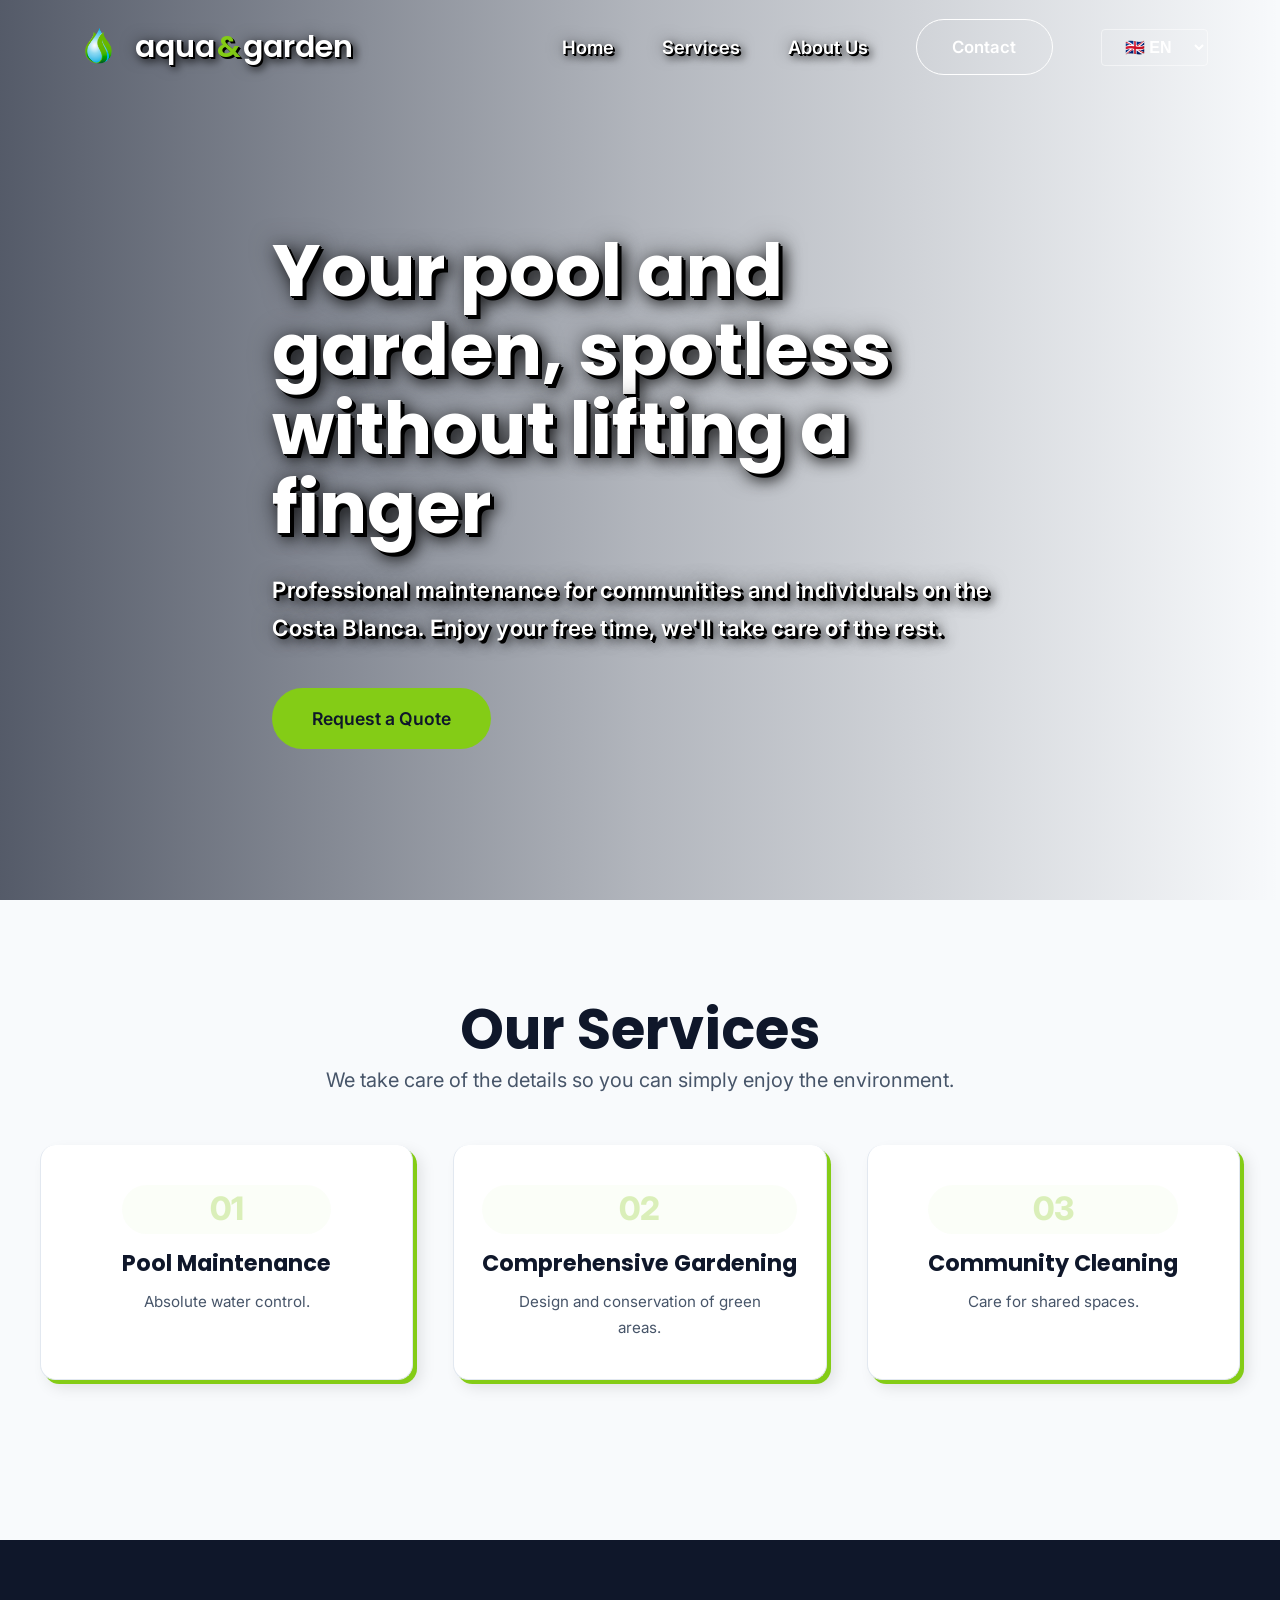
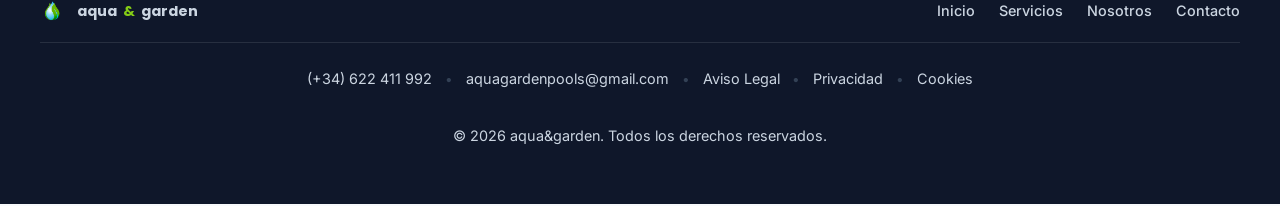
<file: index.html>
<!DOCTYPE html>
<html lang="es">
<head>
  <meta charset="UTF-8">
  <meta name="viewport" content="width=device-width, initial-scale=1.0">
  <title>Aqua & Garden | Excelencia en Piscinas y Jardines</title>
  <link rel="icon" type="image/png" href="assets/img/faviconpestana.png">
  <link rel="preconnect" href="https://fonts.googleapis.com">
  <link rel="preconnect" href="https://fonts.gstatic.com" crossorigin>
  <link href="https://fonts.googleapis.com/css2?family=Inter:wght@400;500&family=Poppins:wght@500;700&display=swap" rel="stylesheet">
  <link rel="stylesheet" href="assets/css/style.css">
  <script type="module" src="assets/js/main.js"></script>
</head>
<body>
  <header class="header header-transparent" id="main-header">
    <div class="container header__container">
      <a href="index.html" class="logo">
        <img src="assets/img/gota.png" alt="Gota" class="header-logo-img">aqua<span>&</span>garden
      </a>
      <button class="mobile-menu-btn" id="menu-btn">☰</button>
      <nav class="nav" id="nav">
        <ul class="nav__list">
          <li><a href="index.html" class="nav__link active" data-i18n="nav_home">Inicio</a></li>
          <li><a href="pages/servicios.html" class="nav__link" data-i18n="nav_services">Servicios</a></li>
          <li><a href="pages/nosotros.html" class="nav__link" data-i18n="nav_about">Nosotros</a></li>
          <li><a href="pages/contacto.html" class="btn btn--primary" data-i18n="nav_contact">Contacto</a></li>
          <li>
            <select id="lang-select" class="lang-select">
              <option value="es">🇪🇸 ES</option><option value="en">🇬🇧 EN</option><option value="de">🇩🇪 DE</option><option value="fr">🇫🇷 FR</option>
            </select>
          </li>
        </ul>
      </nav>
    </div>
  </header>

  <main>
    <section class="hero">
      <div class="container hero__content">
        <h1 class="hero__title" data-i18n="hero_title">Tu piscina y jardín, impecables sin mover un dedo</h1>
        <p class="hero__text" data-i18n="hero_text">Mantenimiento profesional para comunidades y particulares en la Costa Blanca. Disfruta de tu tiempo libre, nosotros nos encargamos del resto.</p>
        <div class="hero__actions">
          <a href="pages/contacto.html" class="btn btn--primary btn--lg" data-i18n="hero_btn">Solicitar Presupuesto</a>
        </div>
      </div>
    </section>

    <section class="section container">
      <div class="section-header">
        <h2 class="section-title" data-i18n="services_title">Nuestros Servicios</h2>
        <p class="section-subtitle" data-i18n="services_subtitle">Haz clic en cada servicio para ver los detalles.</p>
      </div>
      <div class="grid" id="services-container"></div>
    </section>
  </main>

  <footer class="footer">
    <div class="container footer__grid">
      <div class="footer__brand">
        <a href="index.html" class="logo" style="color: white;">aqua<span>&</span>garden</a>
        <p style="margin-top: 1.5rem; max-width: 300px;" data-i18n="footer_about">Conservación y mantenimiento de instalaciones acuáticas y zonas verdes con las mayores garantías.</p>
      </div>
      <div class="footer__links">
        <h3 data-i18n="nav_home">Inicio</h3>
        <ul>
          <li><a href="index.html" data-i18n="nav_home">Inicio</a></li>
          <li><a href="pages/servicios.html" data-i18n="nav_services">Servicios</a></li>
          <li><a href="pages/contacto.html" data-i18n="nav_contact">Contacto</a></li>
        </ul>
      </div>
      <div class="footer__contact">
        <h3>Contacto</h3>
        <ul><li>(+34) 622 411 992</li><li>aquagardenpools@gmail.com</li></ul>
      </div>
    </div>
    <div class="footer__bottom">
      <p>&copy; <span id="year"></span> aqua&garden. <span data-i18n="footer_rights">Todos los derechos reservados.</span></p>
    </div>
  </footer>

  <!-- SCRIPT DE SCROLL -->
  <script>
    window.addEventListener("scroll", function() {
      const header = document.querySelector(".header");
      if (window.scrollY > 50) {
        header.classList.add("scrolled");
      } else {
        header.classList.remove("scrolled");
      }
    });
  </script>
<script src="assets/js/mobile-menu.js"></script>
</body>
</html>
<!-- (Este es un parche rápido para inyectar los enlaces legales en el footer existente) -->
<script>
    document.addEventListener("DOMContentLoaded", function() {
        const footerLinks = document.querySelector('.footer__links ul');
        if (footerLinks) {
            const legalLi = document.createElement('li');
            legalLi.style.marginTop = "1.5rem";
            legalLi.innerHTML = '<a href="pages/aviso-legal.html" style="color: #94a3b8; font-size: 0.85rem;">Aviso Legal</a>';
            
            const privLi = document.createElement('li');
            privLi.innerHTML = '<a href="pages/privacidad.html" style="color: #94a3b8; font-size: 0.85rem;">Privacidad</a>';

            const cookLi = document.createElement('li');
            cookLi.innerHTML = '<a href="pages/cookies.html" style="color: #94a3b8; font-size: 0.85rem;">Cookies</a>';

            footerLinks.appendChild(legalLi);
            footerLinks.appendChild(privLi);
            footerLinks.appendChild(cookLi);
        }
    });
</script>
<script src="assets/js/footer-horizontal.js"></script>
</file>
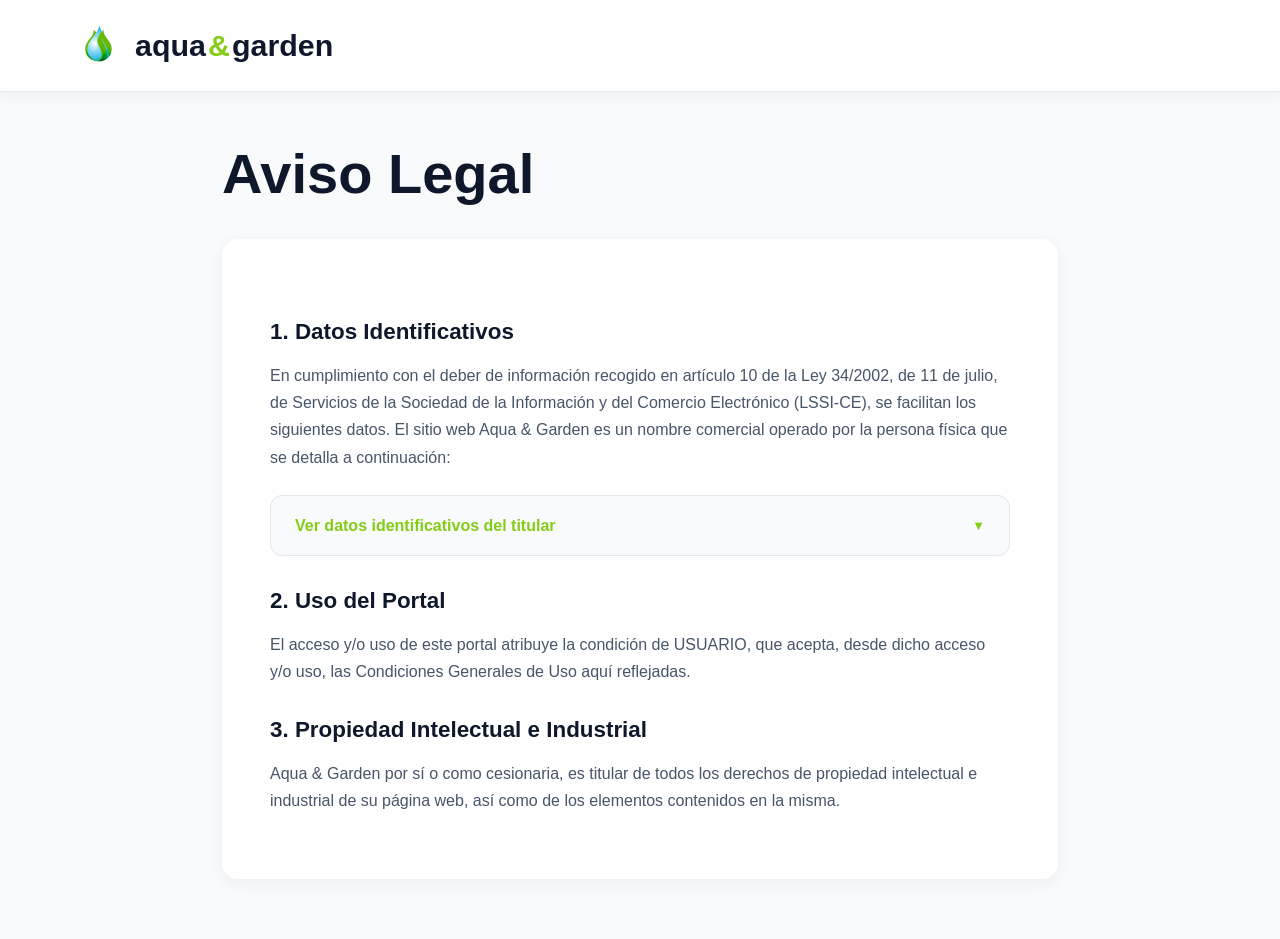
<file: pages/aviso-legal.html>
<!DOCTYPE html>
<html lang="es">
<head>
  <meta charset="UTF-8">
  <meta name="viewport" content="width=device-width, initial-scale=1.0">
  <title>Aviso Legal | Aqua & Garden</title>
  <link rel="icon" type="image/png" href="../assets/img/faviconpestana.png">
  <link rel="stylesheet" href="../assets/css/style.css">
  <style>
    .legal-container { background: #fff; padding: 3rem; border-radius: 16px; box-shadow: 0 4px 15px rgba(0,0,0,0.05); }
    .legal-container h2 { font-size: 1.4rem; color: var(--text-main); margin-top: 2rem; margin-bottom: 1rem; }
    .legal-container p { color: var(--text-muted); margin-bottom: 1rem; line-height: 1.7; }
    .legal-container ul { color: var(--text-muted); margin-bottom: 1rem; padding-left: 1.5rem; line-height: 1.7; }
    
    /* Estilos del desplegable de datos */
    .data-dropdown { margin: 1.5rem 0; background: #f8fafc; border: 1px solid #e2e8f0; border-radius: 12px; overflow: hidden; }
    .data-dropdown summary {
      padding: 1rem 1.5rem; font-weight: 600; color: var(--primary); cursor: pointer;
      list-style: none; display: flex; align-items: center; gap: 0.5rem; transition: background 0.3s;
    }
    .data-dropdown summary:hover { background: #f1f5f9; }
    .data-dropdown summary::-webkit-details-marker { display: none; }
    .data-dropdown summary::after { content: '▼'; font-size: 0.8rem; margin-left: auto; transition: transform 0.3s; }
    .data-dropdown[open] summary::after { transform: rotate(180deg); }
    .data-dropdown[open] summary { background: #f1f5f9; border-bottom: 1px solid #e2e8f0; }
    .data-content { padding: 1.5rem; background: #ffffff; font-size: 0.95rem; }
  </style>
</head>
<body>
  <header class="header"><div class="container header__container"><a href="../index.html" class="logo"><img src="../assets/img/gota.png" alt="Gota" class="header-logo-img">aqua<span>&</span>garden</a></div></header>
  
  <main class="container" style="padding-top: 140px; padding-bottom: 60px; max-width: 900px;">
    <h1 class="section-title" style="text-align: left; margin-bottom: 2rem;">Aviso Legal</h1>
    
    <div class="legal-container">
      <h2>1. Datos Identificativos</h2>
      <p>En cumplimiento con el deber de información recogido en artículo 10 de la Ley 34/2002, de 11 de julio, de Servicios de la Sociedad de la Información y del Comercio Electrónico (LSSI-CE), se facilitan los siguientes datos. El sitio web Aqua & Garden es un nombre comercial operado por la persona física que se detalla a continuación:</p>
      
      <details class="data-dropdown">
        <summary>Ver datos identificativos del titular</summary>
        <div class="data-content">
          <ul style="list-style: none; padding: 0; margin: 0;">
            <li style="margin-bottom: 0.5rem;"><strong>Identidad:</strong> Aqua & Garden</li>
            <li style="margin-bottom: 0.5rem;"><strong>Responsable:</strong> Iván Vicente Galán</li>
            <li style="margin-bottom: 0.5rem;"><strong>CIF/DNI:</strong> 50128522-E</li>
            <li style="margin-bottom: 0.5rem;"><strong>Teléfono:</strong> (+34) 622 411 992</li>
            <li><strong>Email:</strong> aquagardenpools@gmail.com</li>
          </ul>
        </div>
      </details>

      <h2>2. Uso del Portal</h2>
      <p>El acceso y/o uso de este portal atribuye la condición de USUARIO, que acepta, desde dicho acceso y/o uso, las Condiciones Generales de Uso aquí reflejadas.</p>

      <h2>3. Propiedad Intelectual e Industrial</h2>
      <p>Aqua & Garden por sí o como cesionaria, es titular de todos los derechos de propiedad intelectual e industrial de su página web, así como de los elementos contenidos en la misma.</p>
    </div>
  </main>
<script src="../assets/js/mobile-menu.js"></script>
</body>
</html>
<script src="../assets/js/footer-horizontal.js"></script>
</file>
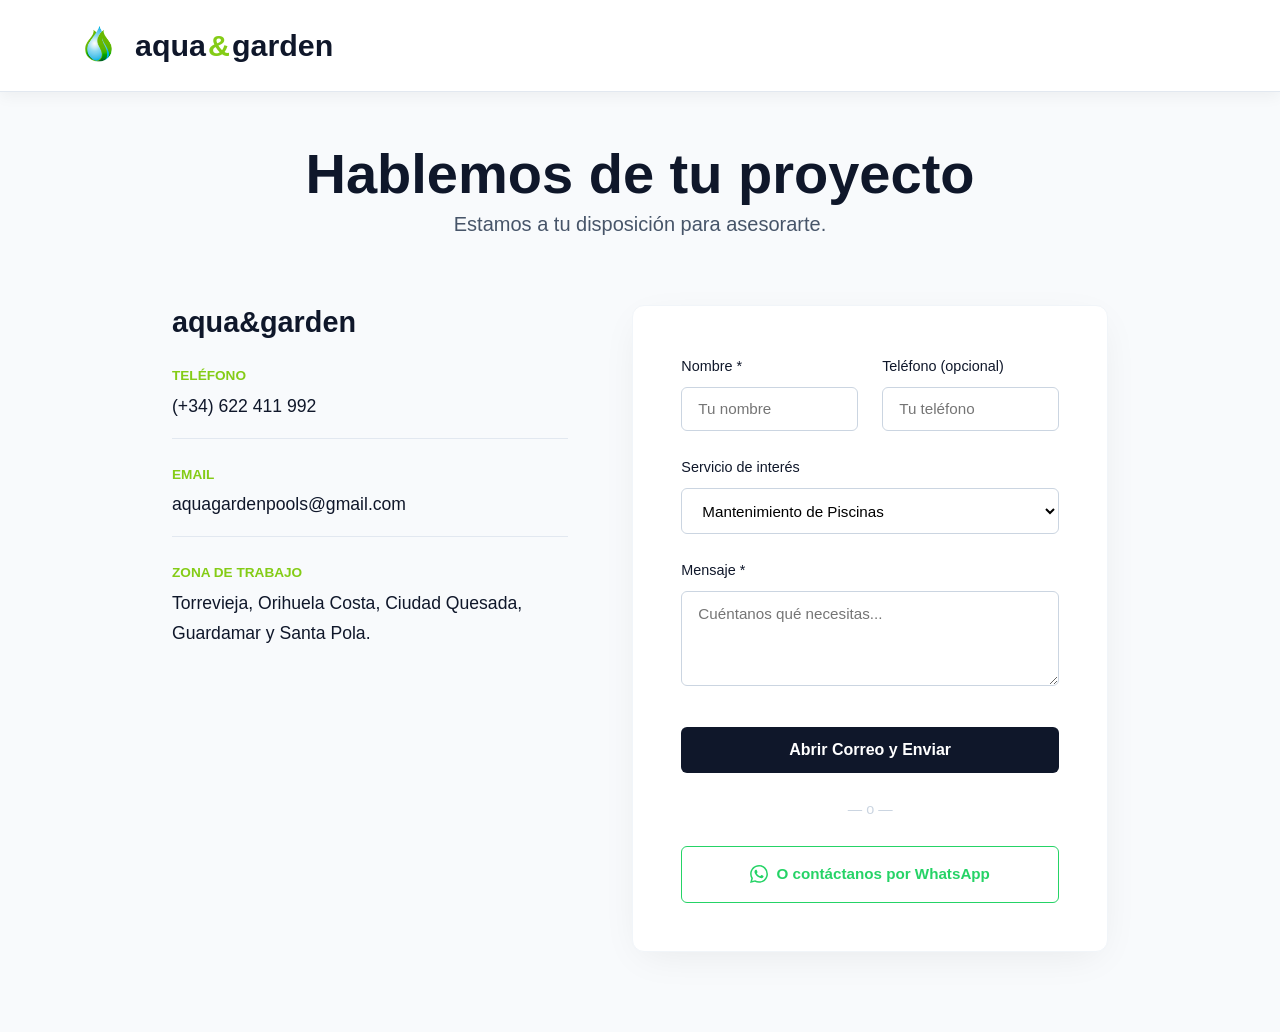
<file: pages/contacto.html>
<!DOCTYPE html>
<html lang="es">
<head>
  <meta charset="UTF-8">
  <meta name="viewport" content="width=device-width, initial-scale=1.0">
  <title>Contacto | aqua&garden</title>
  <link rel="icon" type="image/png" href="../assets/img/faviconpestana.png">
  <link rel="stylesheet" href="../assets/css/style.css">
  <style>
    .contact-section { max-width: 1000px; margin: 0 auto; padding-top: 140px; padding-bottom: 80px; }
    .contact-header { text-align: center; margin-bottom: 4rem; }
    .contact-grid { display: grid; grid-template-columns: 1fr 1.2fr; gap: 4rem; align-items: start; }
    
    .contact-info { background: transparent; padding: 0; }
    .contact-info h3 { font-size: 1.8rem; margin-bottom: 1.5rem; color: var(--text-main); font-family: var(--font-heading); text-transform: lowercase; }
    .info-item { margin-bottom: 1.5rem; border-bottom: 1px solid #e2e8f0; padding-bottom: 1rem; }
    .info-label { display: block; font-size: 0.85rem; font-weight: 600; color: var(--primary); text-transform: uppercase; margin-bottom: 0.3rem; }
    .info-item p { color: var(--text-main); font-size: 1.1rem; margin: 0; }
    
    .contact-form-wrapper { background: #ffffff; padding: 3rem; border-radius: 12px; box-shadow: 0 10px 40px -10px rgba(0,0,0,0.08); border: 1px solid #f1f5f9; }
    .form-row { display: grid; grid-template-columns: 1fr 1fr; gap: 1.5rem; }
    .form-group { margin-bottom: 1.5rem; }
    .form-group label { display: block; margin-bottom: 0.5rem; font-weight: 500; font-size: 0.9rem; }
    .form-group input, .form-group select, .form-group textarea { width: 100%; padding: 0.8rem 1rem; border: 1px solid #cbd5e1; border-radius: 6px; background: #fff; font-family: inherit; font-size: 0.95rem; transition: all 0.3s; }
    .form-group input:focus, .form-group select:focus, .form-group textarea:focus { outline: none; border-color: var(--primary); box-shadow: 0 0 0 3px rgba(132, 204, 22, 0.1); }
    
    /* Quitamos el asterisco de obligatorio para que se vea más limpio */
    .form-group label::after { content: ''; }
    
    .btn-submit { width: 100%; padding: 0.9rem; font-size: 1rem; border-radius: 6px; background: var(--text-main); color: #fff; font-weight: 600; border: none; cursor: pointer; transition: 0.3s; margin-top: 0.5rem; }
    .btn-submit:hover { background: var(--primary); color: var(--text-main); }
    
    .btn-whatsapp { display: flex; align-items: center; justify-content: center; width: 100%; padding: 0.9rem; background: transparent; color: #25D366; border: 1px solid #25D366; border-radius: 6px; font-weight: 600; text-decoration: none; margin-top: 1rem; transition: 0.3s; font-size: 0.95rem; }
    .btn-whatsapp:hover { background: #25D366; color: #fff; }
    
    @media (max-width: 900px) { .contact-grid { grid-template-columns: 1fr; } .form-row { grid-template-columns: 1fr; gap: 0; } }
  </style>
</head>
<body>
  <header class="header"><div class="container header__container"><a href="../index.html" class="logo"><img src="../assets/img/gota.png" alt="Gota" class="header-logo-img">aqua<span>&</span>garden</a></div></header>

  <main class="contact-section container">
    <div class="contact-header">
      <h1 class="section-title">Hablemos de tu proyecto</h1>
      <p class="section-subtitle">Estamos a tu disposición para asesorarte.</p>
    </div>

    <div class="contact-grid">
      <div class="contact-info">
        <h3>aqua&garden</h3>
        <div class="info-item"><span class="info-label">Teléfono</span><p>(+34) 622 411 992</p></div>
        <div class="info-item"><span class="info-label">Email</span><p>aquagardenpools@gmail.com</p></div>
        <div class="info-item" style="border-bottom: none;"><span class="info-label">Zona de trabajo</span><p>Torrevieja, Orihuela Costa, Ciudad Quesada, Guardamar y Santa Pola.</p></div>
      </div>

      <div class="contact-form-wrapper">
        <form id="contact-form">
          <div class="form-row">
            <div class="form-group">
              <label for="nombre">Nombre *</label>
              <input type="text" id="nombre" name="nombre" required placeholder="Tu nombre">
            </div>
            <div class="form-group">
              <label for="telefono">Teléfono (opcional)</label>
              <input type="tel" id="telefono" name="telefono" placeholder="Tu teléfono">
            </div>
          </div>
          
          <div class="form-group">
            <label for="servicio">Servicio de interés</label>
            <select id="servicio" name="servicio">
              <option value="Mantenimiento de Piscinas">Mantenimiento de Piscinas</option>
              <option value="Jardinería Integral">Jardinería Integral</option>
              <option value="Limpieza de Comunidades">Limpieza de Comunidades</option>
            </select>
          </div>
          
          <div class="form-group">
            <label for="mensaje">Mensaje *</label>
            <textarea id="mensaje" name="mensaje" rows="4" required placeholder="Cuéntanos qué necesitas..."></textarea>
          </div>
          
          <button type="submit" class="btn-submit">Abrir Correo y Enviar</button>
        </form>

        <div style="text-align: center; margin: 1.5rem 0; color: #cbd5e1; font-size: 0.9rem;">— o —</div>
        <a href="https://wa.me/34622411992?text=Hola,%20vengo%20desde%20la%20web%20de%20aqua%20&%20garden%20y%20me%20gustaría%20solicitar%20información." target="_blank" class="btn-whatsapp">
          <svg width="18" height="18" viewBox="0 0 24 24" fill="currentColor" style="margin-right: 8px;"><path d="M17.472 14.382c-.297-.149-1.758-.867-2.03-.967-.273-.099-.471-.148-.67.15-.197.297-.767.966-.94 1.164-.173.199-.347.223-.644.075-.297-.15-1.255-.463-2.39-1.475-.883-.788-1.48-1.761-1.653-2.059-.173-.297-.018-.458.13-.606.134-.133.298-.347.446-.52.149-.174.198-.298.298-.497.099-.198.05-.371-.025-.52-.075-.149-.669-1.612-.916-2.207-.242-.579-.487-.5-.669-.51-.173-.008-.371-.01-.57-.01-.198 0-.52.074-.792.372-.272.297-1.04 1.016-1.04 2.479 0 1.462 1.065 2.875 1.213 3.074.149.198 2.096 3.2 5.077 4.487.709.306 1.262.489 1.694.625.712.227 1.36.195 1.871.118.571-.085 1.758-.719 2.006-1.413.248-.694.248-1.289.173-1.413-.074-.124-.272-.198-.57-.347m-5.421 7.403h-.004a9.87 9.87 0 01-5.031-1.378l-.361-.214-3.741.982.998-3.648-.235-.374a9.86 9.86 0 01-1.51-5.26c.001-5.45 4.436-9.884 9.888-9.884 2.64 0 5.122 1.03 6.988 2.898a9.825 9.825 0 012.893 6.994c-.003 5.45-4.437 9.884-9.885 9.884m8.413-18.297A11.815 11.815 0 0012.05 0C5.495 0 .16 5.335.157 11.892c0 2.096.547 4.142 1.588 5.945L.057 24l6.305-1.654a11.882 11.882 0 005.683 1.448h.005c6.554 0 11.89-5.335 11.893-11.893a11.821 11.821 0 00-3.48-8.413z"/></svg>
          O contáctanos por WhatsApp
        </a>
      </div>
    </div>
  </main>

  <script>
    document.addEventListener("DOMContentLoaded", () => {
      const form = document.getElementById('contact-form');
      
      form.addEventListener('submit', (e) => {
        e.preventDefault(); // Evitamos que la página se recargue
        
        // Recogemos los datos
        const nombre = document.getElementById('nombre').value;
        const telefono = document.getElementById('telefono').value || "No especificado";
        const servicio = document.getElementById('servicio').value;
        const mensaje = document.getElementById('mensaje').value;

        // Preparamos el asunto del correo
        const asunto = encodeURIComponent("Solicitud de información: " + servicio);
        
        // Preparamos el cuerpo del correo con un formato limpio (saltos de línea dobles para que respire)
        const cuerpo = encodeURIComponent(
          "Hola equipo de aqua&garden,\n\n" +
          "Me pongo en contacto con vosotros a través de la web.\n\n" +
          "--- DATOS DE CONTACTO ---\n" +
          "Nombre: " + nombre + "\n" +
          "Teléfono: " + telefono + "\n" +
          "Servicio de interés: " + servicio + "\n\n" +
          "--- MENSAJE ---\n" +
          mensaje + "\n\n" +
          "Un saludo."
        );

        // Abrimos el cliente de correo por defecto del usuario
        const correoDestino = "aquagardenpools@gmail.com";
        window.location.href = `mailto:${correoDestino}?subject=${asunto}&body=${cuerpo}`;
      });
    });
  </script>
</body>
</html>
</file>
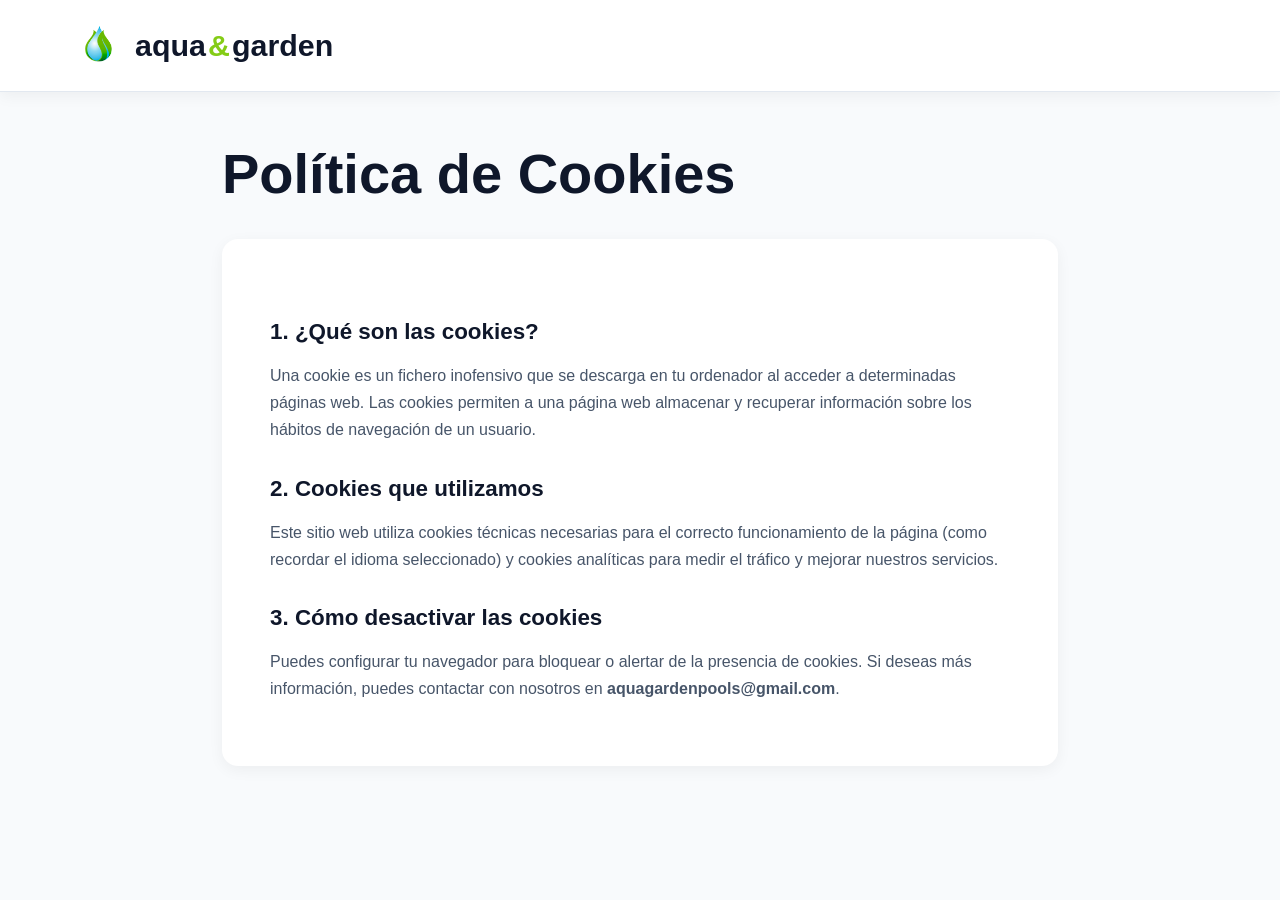
<file: pages/cookies.html>
<!DOCTYPE html>
<html lang="es">
<head>
  <meta charset="UTF-8">
  <meta name="viewport" content="width=device-width, initial-scale=1.0">
  <title>Cookies | Aqua & Garden</title>
  <link rel="icon" type="image/png" href="../assets/img/faviconpestana.png">
  <link rel="stylesheet" href="../assets/css/style.css">
  <style>
    .legal-container { background: #fff; padding: 3rem; border-radius: 16px; box-shadow: 0 4px 15px rgba(0,0,0,0.05); }
    .legal-container h2 { font-size: 1.4rem; color: var(--text-main); margin-top: 2rem; margin-bottom: 1rem; }
    .legal-container p { color: var(--text-muted); margin-bottom: 1rem; line-height: 1.7; }
  </style>
</head>
<body>
  <header class="header"><div class="container header__container"><a href="../index.html" class="logo"><img src="../assets/img/gota.png" alt="Gota" class="header-logo-img">aqua<span>&</span>garden</a></div></header>
  
  <main class="container" style="padding-top: 140px; padding-bottom: 60px; max-width: 900px;">
    <h1 class="section-title" style="text-align: left; margin-bottom: 2rem;">Política de Cookies</h1>
    
    <div class="legal-container">
      <h2>1. ¿Qué son las cookies?</h2>
      <p>Una cookie es un fichero inofensivo que se descarga en tu ordenador al acceder a determinadas páginas web. Las cookies permiten a una página web almacenar y recuperar información sobre los hábitos de navegación de un usuario.</p>
      
      <h2>2. Cookies que utilizamos</h2>
      <p>Este sitio web utiliza cookies técnicas necesarias para el correcto funcionamiento de la página (como recordar el idioma seleccionado) y cookies analíticas para medir el tráfico y mejorar nuestros servicios.</p>
      
      <h2>3. Cómo desactivar las cookies</h2>
      <p>Puedes configurar tu navegador para bloquear o alertar de la presencia de cookies. Si deseas más información, puedes contactar con nosotros en <strong>aquagardenpools@gmail.com</strong>.</p>
    </div>
  </main>
<script src="../assets/js/mobile-menu.js"></script>
</body>
</html>
<script src="../assets/js/footer-horizontal.js"></script>
</file>
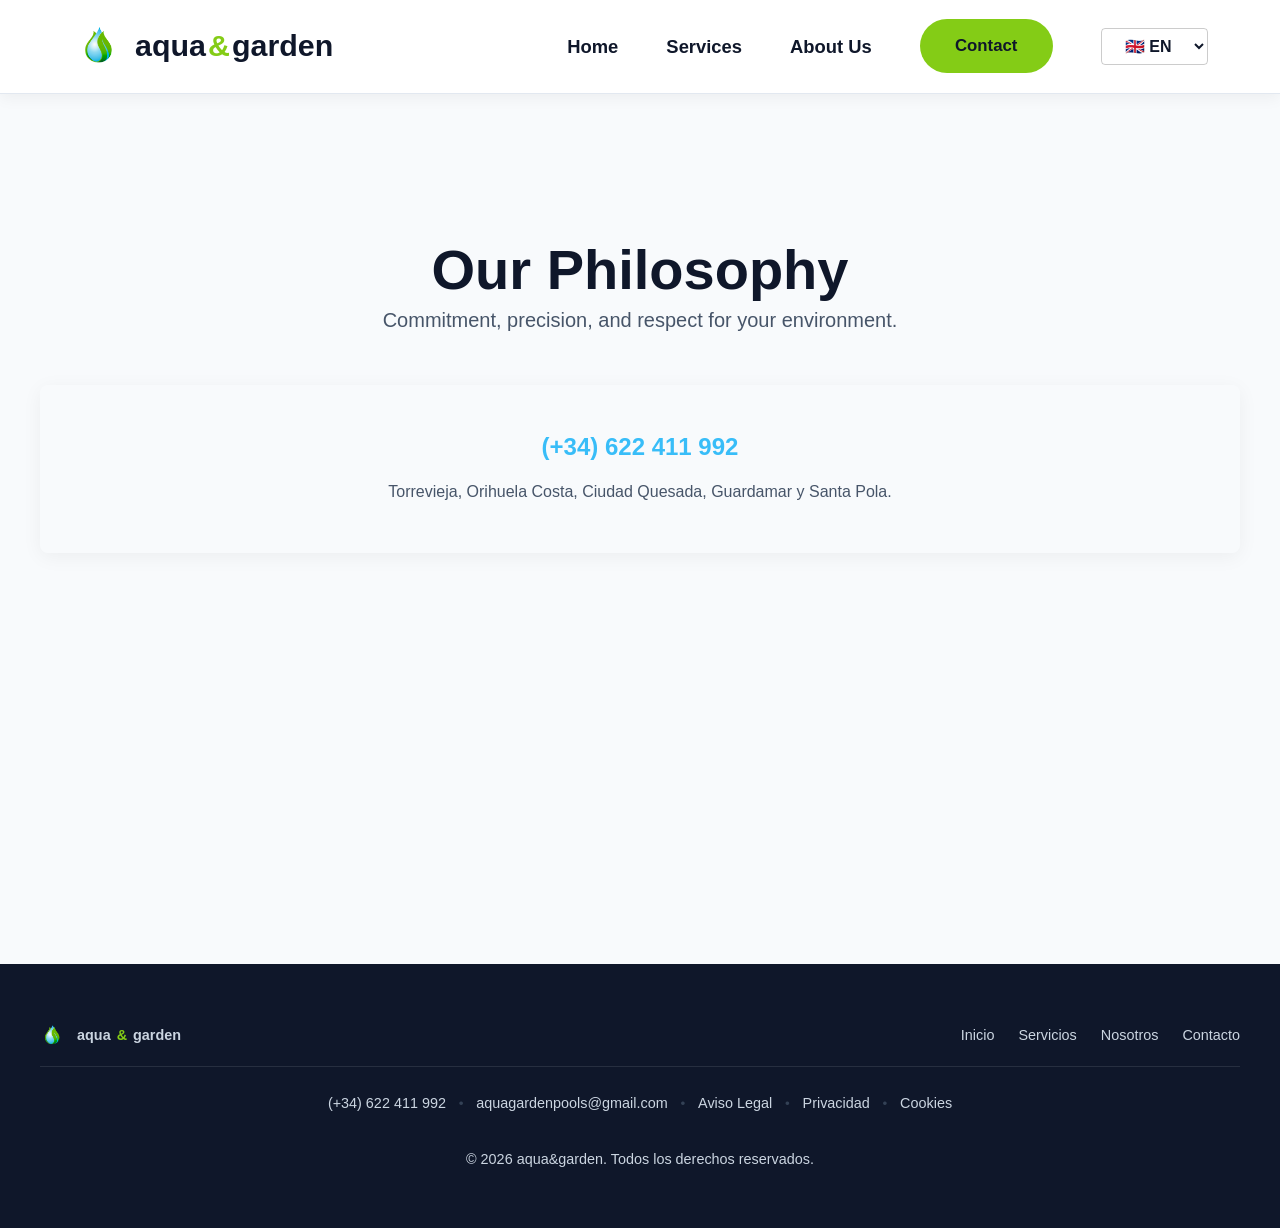
<file: pages/nosotros.html>
<!DOCTYPE html><html lang="es"><head><meta charset="UTF-8"><meta name="viewport" content="width=device-width, initial-scale=1.0"><title>Nosotros | Aqua & Garden</title>
        <link rel="icon" type="image/png" href="../assets/img/faviconpestana.png">
<link rel="stylesheet" href="../assets/css/style.css"><script type="module" src="../assets/js/main.js"></script></head>
<body><header class="header" id="main-header"><div class="container header__container"><a href="../index.html" class="logo"><img src="../assets/img/gota.png" alt="Gota" class="header-logo-img">aqua<span>&</span>garden</a><nav class="nav"><ul class="nav__list">
<li><a href="../index.html" class="nav__link" data-i18n="nav_home">Inicio</a></li><li><a href="servicios.html" class="nav__link" data-i18n="nav_services">Servicios</a></li><li><a href="nosotros.html" class="nav__link active" data-i18n="nav_about">Nosotros</a></li><li><a href="contacto.html" class="btn btn--primary" data-i18n="nav_contact">Contacto</a></li>
<li><select id="lang-select" class="lang-select"><option value="es">🇪🇸 ES</option><option value="en">🇬🇧 EN</option><option value="de">🇩🇪 DE</option><option value="fr">🇫🇷 FR</option></select></li>
</ul></nav></div></header>
<main style="padding-top: 140px; min-height: 100vh;"><section class="container section"><div class="section-header"><h2 class="section-title" data-i18n="about_title">Sobre Nosotros</h2><p class="section-subtitle" data-i18n="about_subtitle">Más de una década...</p></div><div style="background: var(--bg-card); padding: 3rem; border-radius: 8px; text-align: center; box-shadow: var(--shadow);"><h3 style="color: var(--secondary); font-size: 1.5rem; margin-bottom: 1rem;">(+34) 622 411 992</h3><p style="color: var(--text-muted);">Torrevieja, Orihuela Costa, Ciudad Quesada, Guardamar y Santa Pola.</p></div></section></main>
<footer class="footer"><div class="container footer__grid"><div class="footer__brand"><a href="../index.html" class="logo"><img src="../assets/img/gota.png" alt="Gota" class="header-logo-img">aqua<span>&</span>garden</a></div><div class="footer__links"><h3 data-i18n="nav_home">Inicio</h3><ul><li><a href="../index.html" data-i18n="nav_home">Inicio</a></li><li><a href="servicios.html" data-i18n="nav_services">Servicios</a></li><li><a href="contacto.html" data-i18n="nav_contact">Contacto</a></li></ul></div><div class="footer__contact"><h3>Contacto</h3><ul><li>(+34) 622 411 992</li><li>aquagardenpools@gmail.com</li></ul></div></div><div class="footer__bottom"><p>&copy; <span id="year"></span> Aqua & Garden. <span data-i18n="footer_rights">Todos los derechos reservados.</span></p></div></footer><script>
</script>
<script src="../assets/js/mobile-menu.js"></script>
</body></html>
<script src="../assets/js/footer-horizontal.js"></script>
</file>
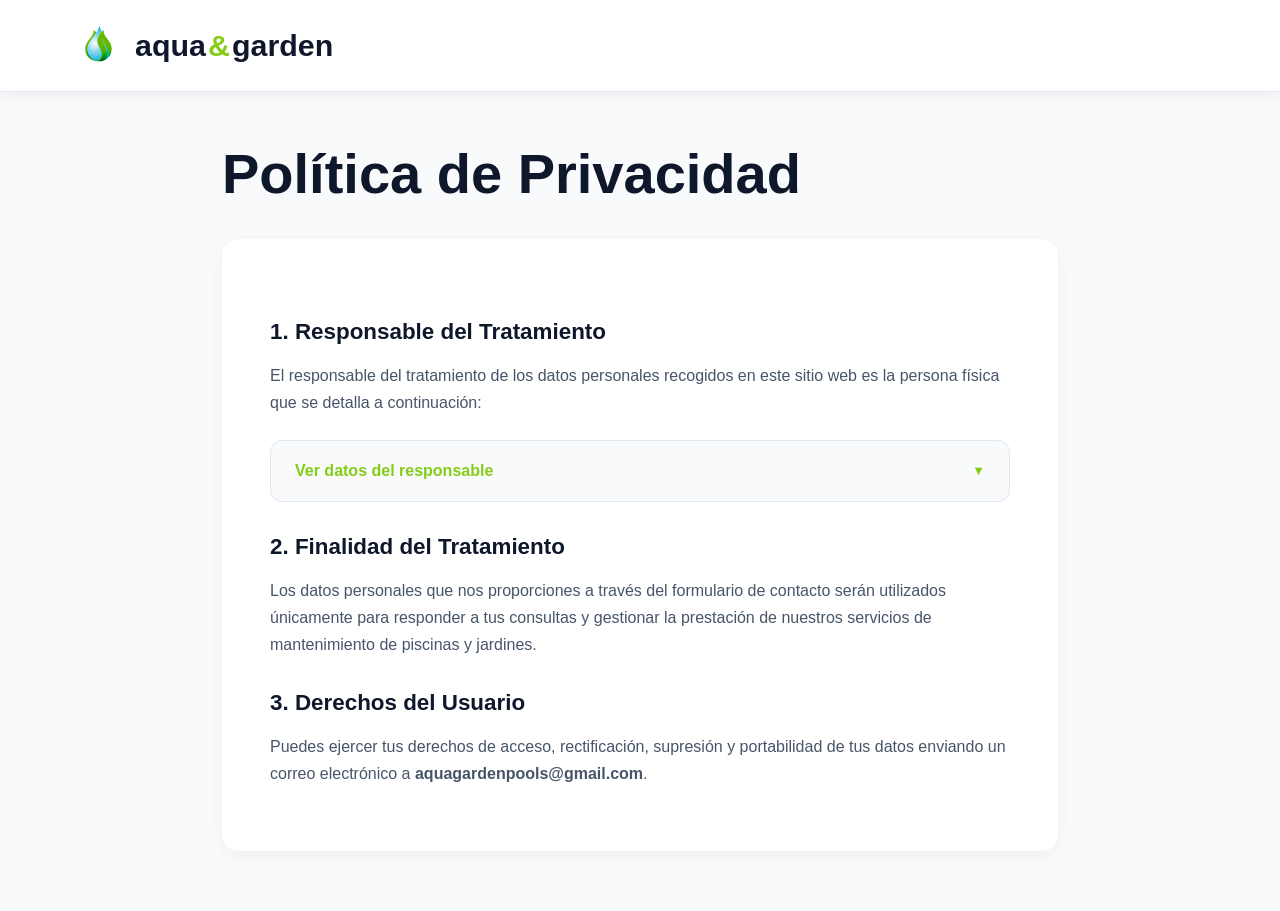
<file: pages/privacidad.html>
<!DOCTYPE html>
<html lang="es">
<head>
  <meta charset="UTF-8">
  <meta name="viewport" content="width=device-width, initial-scale=1.0">
  <title>Privacidad | Aqua & Garden</title>
  <link rel="icon" type="image/png" href="../assets/img/faviconpestana.png">
  <link rel="stylesheet" href="../assets/css/style.css">
  <style>
    .legal-container { background: #fff; padding: 3rem; border-radius: 16px; box-shadow: 0 4px 15px rgba(0,0,0,0.05); }
    .legal-container h2 { font-size: 1.4rem; color: var(--text-main); margin-top: 2rem; margin-bottom: 1rem; }
    .legal-container p { color: var(--text-muted); margin-bottom: 1rem; line-height: 1.7; }
    .data-dropdown { margin: 1.5rem 0; background: #f8fafc; border: 1px solid #e2e8f0; border-radius: 12px; overflow: hidden; }
    .data-dropdown summary { padding: 1rem 1.5rem; font-weight: 600; color: var(--primary); cursor: pointer; list-style: none; display: flex; align-items: center; gap: 0.5rem; transition: background 0.3s; }
    .data-dropdown summary:hover { background: #f1f5f9; }
    .data-dropdown summary::-webkit-details-marker { display: none; }
    .data-dropdown summary::after { content: '▼'; font-size: 0.8rem; margin-left: auto; transition: transform 0.3s; }
    .data-dropdown[open] summary::after { transform: rotate(180deg); }
    .data-dropdown[open] summary { background: #f1f5f9; border-bottom: 1px solid #e2e8f0; }
    .data-content { padding: 1.5rem; background: #ffffff; font-size: 0.95rem; }
  </style>
</head>
<body>
  <header class="header"><div class="container header__container"><a href="../index.html" class="logo"><img src="../assets/img/gota.png" alt="Gota" class="header-logo-img">aqua<span>&</span>garden</a></div></header>
  
  <main class="container" style="padding-top: 140px; padding-bottom: 60px; max-width: 900px;">
    <h1 class="section-title" style="text-align: left; margin-bottom: 2rem;">Política de Privacidad</h1>
    
    <div class="legal-container">
      <h2>1. Responsable del Tratamiento</h2>
      <p>El responsable del tratamiento de los datos personales recogidos en este sitio web es la persona física que se detalla a continuación:</p>
      
      <details class="data-dropdown">
        <summary>Ver datos del responsable</summary>
        <div class="data-content">
          <ul style="list-style: none; padding: 0; margin: 0;">
            <li style="margin-bottom: 0.5rem;"><strong>Identidad:</strong> Aqua & Garden</li>
            <li style="margin-bottom: 0.5rem;"><strong>Responsable:</strong> Iván Vicente Galán</li>
            <li style="margin-bottom: 0.5rem;"><strong>CIF/DNI:</strong> 50128522-E</li>
            <li style="margin-bottom: 0.5rem;"><strong>Teléfono:</strong> (+34) 622 411 992</li>
            <li><strong>Email:</strong> aquagardenpools@gmail.com</li>
          </ul>
        </div>
      </details>
      
      <h2>2. Finalidad del Tratamiento</h2>
      <p>Los datos personales que nos proporciones a través del formulario de contacto serán utilizados únicamente para responder a tus consultas y gestionar la prestación de nuestros servicios de mantenimiento de piscinas y jardines.</p>

      <h2>3. Derechos del Usuario</h2>
      <p>Puedes ejercer tus derechos de acceso, rectificación, supresión y portabilidad de tus datos enviando un correo electrónico a <strong>aquagardenpools@gmail.com</strong>.</p>
    </div>
  </main>
<script src="../assets/js/mobile-menu.js"></script>
</body>
</html>
<script src="../assets/js/footer-horizontal.js"></script>
</file>
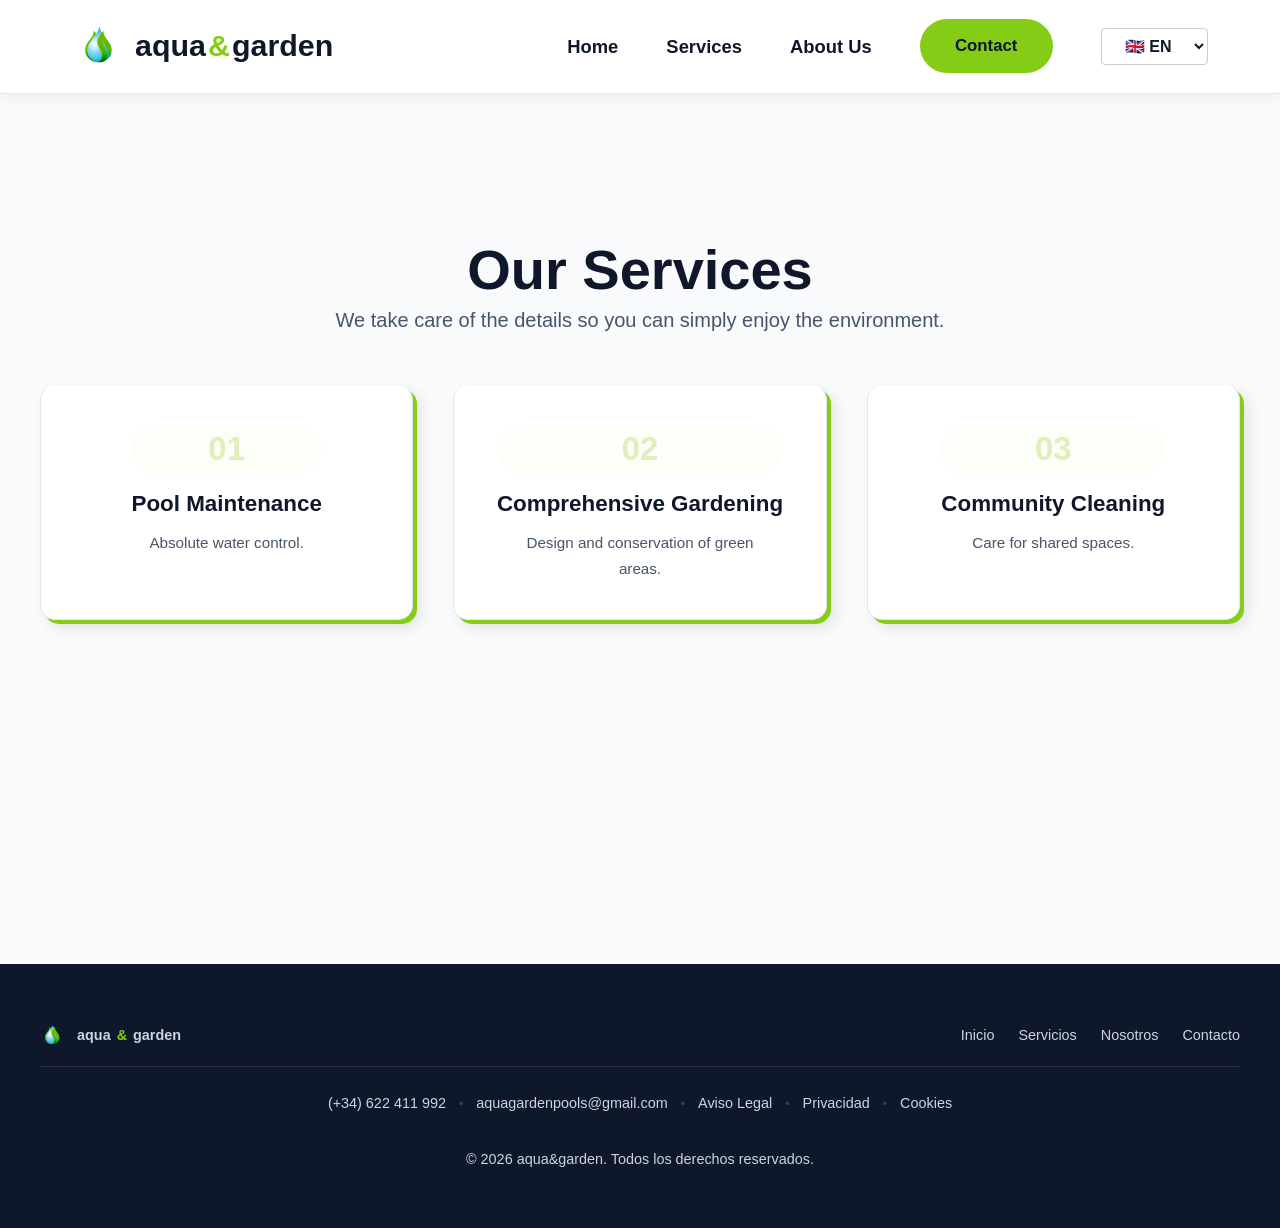
<file: pages/servicios.html>
<!DOCTYPE html><html lang="es"><head><meta charset="UTF-8"><meta name="viewport" content="width=device-width, initial-scale=1.0"><title>Servicios | Aqua & Garden</title>
        <link rel="icon" type="image/png" href="../assets/img/faviconpestana.png">
<link rel="stylesheet" href="../assets/css/style.css"><script type="module" src="../assets/js/main.js"></script></head>
<body><header class="header" id="main-header"><div class="container header__container"><a href="../index.html" class="logo"><img src="../assets/img/gota.png" alt="Gota" class="header-logo-img">aqua<span>&</span>garden</a><nav class="nav"><ul class="nav__list">
<li><a href="../index.html" class="nav__link" data-i18n="nav_home">Inicio</a></li><li><a href="servicios.html" class="nav__link active" data-i18n="nav_services">Servicios</a></li><li><a href="nosotros.html" class="nav__link" data-i18n="nav_about">Nosotros</a></li><li><a href="contacto.html" class="btn btn--primary" data-i18n="nav_contact">Contacto</a></li>
<li><select id="lang-select" class="lang-select"><option value="es">🇪🇸 ES</option><option value="en">🇬🇧 EN</option><option value="de">🇩🇪 DE</option><option value="fr">🇫🇷 FR</option></select></li>
</ul></nav></div></header>
<main style="padding-top: 140px; min-height: 100vh;"><section class="container section"><div class="section-header"><h2 class="section-title" data-i18n="services_title">Nuestros Servicios</h2><p class="section-subtitle" data-i18n="services_subtitle">Haz clic en cada servicio para ver los detalles.</p></div><div class="grid" id="services-container"></div></section></main>
<footer class="footer"><div class="container footer__grid"><div class="footer__brand"><a href="../index.html" class="logo"><img src="../assets/img/gota.png" alt="Gota" class="header-logo-img">aqua<span>&</span>garden</a></div><div class="footer__links"><h3 data-i18n="nav_home">Inicio</h3><ul><li><a href="../index.html" data-i18n="nav_home">Inicio</a></li><li><a href="servicios.html" data-i18n="nav_services">Servicios</a></li><li><a href="contacto.html" data-i18n="nav_contact">Contacto</a></li></ul></div><div class="footer__contact"><h3>Contacto</h3><ul><li>(+34) 622 411 992</li><li>aquagardenpools@gmail.com</li></ul></div></div><div class="footer__bottom"><p>&copy; <span id="year"></span> Aqua & Garden. <span data-i18n="footer_rights">Todos los derechos reservados.</span></p></div></footer><script>
</script>
<script src="../assets/js/mobile-menu.js"></script>
</body></html>
<script src="../assets/js/footer-horizontal.js"></script>
</file>
<file: assets/css/style.css>
:root {
  --primary: #84cc16;
  --secondary: #38bdf8;
  --text-main: #0f172a;
  --text-muted: #475569;
  --bg-light: #f8fafc;
  --font-heading: 'Poppins', sans-serif;
  --font-base: 'Inter', sans-serif;
  --shadow: 0 4px 20px rgba(0,0,0,0.05);
}

* { margin: 0; padding: 0; box-sizing: border-box; }
body { background-color: var(--bg-light); color: var(--text-main); font-family: var(--font-base); line-height: 1.7; }
h1, h2, h3, h4 { font-family: var(--font-heading); line-height: 1.2; color: var(--text-main); }
a { text-decoration: none; color: inherit; }
.container { max-width: 1200px; margin: 0 auto; padding: 0 2rem; }

/* HEADER BASE */
header.header {
    position: fixed; top: 0; left: 0; width: 100%; z-index: 1000;
    padding: 1.2rem 0;
    transition: all 0.3s ease;
}
.header__container { display: flex; justify-content: space-between; align-items: center; }
.logo { font-family: var(--font-heading); font-size: 1.5rem; font-weight: 700; display: flex; align-items: center; gap: 2px; }
.logo span { color: var(--secondary); }
.header-logo-img { height: 46px; width: auto; margin-right: 0; margin-left: -5px; margin-top: -2px; }

/* NAVEGACIÓN */
.nav__list { display: flex; align-items: center; gap: 2.5rem; list-style: none; }
.nav__link { font-size: 0.95rem; font-weight: 500; color: var(--text-muted); transition: color 0.3s; }
.nav__link:hover, .nav__link.active { color: var(--primary); }

/* BOTONES */
.btn { display: inline-flex; align-items: center; justify-content: center; padding: 0.8rem 2rem; border-radius: 50px; font-weight: 600; font-size: 0.95rem; transition: all 0.3s; cursor: pointer; border: none; }
.btn--primary { background: var(--primary); color: var(--text-main); }
.btn--primary:hover { background: #65a30d; color: #ffffff; transform: translateY(-2px); }
.btn--lg { padding: 1rem 2.5rem; font-size: 1.1rem; }

/* HERO (PORTADA) */
.hero {
    height: 100vh; position: relative;
    background: url('https://images.unsplash.com/photo-1576013551627-0cc20b96c2a7?q=80&w=2070&auto=format&fit=crop') no-repeat center center/cover;
    display: flex; align-items: center; justify-content: center; text-align: center;
}
.hero::before { content: ''; position: absolute; inset: 0; background: linear-gradient(to right, rgba(15,23,42,0.85) 0%, rgba(15,23,42,0.5) 50%, rgba(15,23,42,0.1) 100%); }
.hero__content { position: relative; z-index: 10; max-width: 800px; padding-top: 80px; }
.hero__title { font-size: 4.5rem; font-weight: 700; line-height: 1.1; color: #ffffff; margin-bottom: 1.5rem; text-shadow: 0 4px 10px rgba(0,0,0,0.6); }
.hero__text { font-size: 1.4rem; color: #e2e8f0; margin-bottom: 2.5rem; text-shadow: 0 2px 5px rgba(0,0,0,0.8); }

/* =========================================
   LÓGICA DE LA CABECERA EN EL INICIO (TRANSPARENTE -> BLANCA)
   ========================================= */
header.header-transparent { background: transparent; }
header.header-transparent .logo, header.header-transparent .nav__link { color: #ffffff; text-shadow: 0 2px 4px rgba(0,0,0,0.6); }
header.header-transparent .logo span { color: var(--primary); }
header.header-transparent .btn--primary { background: transparent; border: 1px solid #ffffff; color: #ffffff; }

/* Al hacer scroll en el Inicio */
header.header-transparent.scrolled {
    background: rgba(255, 255, 255, 0.95);
    backdrop-filter: blur(10px);
    box-shadow: 0 4px 15px rgba(0,0,0,0.05);
}
header.header-transparent.scrolled .logo, header.header-transparent.scrolled .nav__link { color: var(--text-main); text-shadow: 0 0 8px rgba(255,255,255,1), 0 0 15px rgba(255,255,255,0.8); }
header.header-transparent.scrolled .logo span { color: var(--primary); }
header.header-transparent.scrolled .btn--primary { background: var(--primary); border: none; color: var(--text-main); }

/* =========================================
   LÓGICA DE LA CABECERA EN PÁGINAS INTERNAS (BLANCA SÓLIDA)
   ========================================= */
body > header.header:not(.header-transparent) {
    background: #ffffff;
    box-shadow: 0 4px 15px rgba(0,0,0,0.03);
    border-bottom: 1px solid #e2e8f0;
}
body > header.header:not(.header-transparent) .logo,
body > header.header:not(.header-transparent) .nav__link {
    color: var(--text-main);
    text-shadow: none;
}
body > header.header:not(.header-transparent) .logo span { color: var(--primary); }
body > header.header:not(.header-transparent) .btn--primary { background: var(--primary); color: var(--text-main); }

/* SECCIONES Y TARJETAS */
.section { padding: 6rem 0; background-color: #f8fafc; }
.section-header { margin-bottom: 3rem; text-align: center; }
.section-title { font-size: 3.5rem; color: var(--text-main); }
.section-subtitle { font-size: 1.25rem; color: var(--text-muted); }
.grid { display: grid; grid-template-columns: repeat(auto-fit, minmax(320px, 1fr)); gap: 2.5rem; max-width: 1200px; margin: 0 auto; }
.card { background: #ffffff; padding: 3.5rem 2.5rem; border-radius: 16px; border: 1px solid #e2e8f0; box-shadow: var(--shadow); transition: all 0.3s ease; position: relative; }
.card:hover { transform: translateY(-5px); border-color: var(--primary); box-shadow: 0 15px 30px -5px rgba(132, 204, 22, 0.2); }
.card__num { font-size: 4rem; font-weight: 800; color: rgba(132, 204, 22, 0.15); position: absolute; top: 1.5rem; right: 2rem; }
.card__title { font-size: 1.6rem; font-weight: 700; margin-bottom: 1rem; position: relative; z-index: 1; }
.card__desc { font-size: 1.05rem; color: var(--text-muted); position: relative; z-index: 1; }
.card__content { max-height: 0; overflow: hidden; transition: max-height 0.4s ease-in-out; }
.card__content.is-open { max-height: 500px; }

/* FOOTER */
.footer { background: var(--text-main); padding: 4rem 0 2rem; margin-top: 4rem; }
.footer__grid { display: grid; grid-template-columns: 2fr 1fr 1fr; gap: 3rem; margin-bottom: 3rem; }
.footer h3 { font-size: 1.1rem; margin-bottom: 1.5rem; color: #ffffff; }
.footer p, .footer a, .footer ul { color: #94a3b8; font-size: 0.95rem; }
.footer ul { list-style: none; display: flex; flex-direction: column; gap: 0.8rem; }
.footer__bottom { text-align: center; padding-top: 2rem; border-top: 1px solid rgba(255,255,255,0.1); color: #94a3b8; font-size: 0.85rem; }

/* SELECTOR DE IDIOMA */
.lang-select { background: transparent; border: 1px solid rgba(0,0,0,0.2); color: var(--text-main); padding: 0.4rem 1rem; border-radius: 4px; cursor: pointer; font-weight: 600; outline: none; }
header.header-transparent .lang-select { color: #ffffff; border-color: rgba(255,255,255,0.5); }

/* Arreglar el hueco superior en páginas internas */
main[style*="padding-top"] {
    padding-top: 140px !important;
}

/* RESPONSIVE BÁSICO */
@media (max-width: 900px) {
    .mobile-menu-btn { display: block; background: none; border: none; font-size: 2rem; color: inherit; cursor: pointer; }
    .nav { display: none; position: absolute; top: 100%; left: 0; width: 100%; background: #fff; padding: 2rem; box-shadow: 0 10px 20px rgba(0,0,0,0.1); }
    .nav.open { display: block; }
    .nav__list { flex-direction: column; gap: 1.5rem; }
    .nav__link { color: var(--text-main) !important; }
    .hero__title { font-size: 2.5rem; }
    .hero__text { font-size: 1.1rem; }
    .header__container { flex-wrap: wrap; }
    .mobile-menu-btn { margin-left: auto; }
}

/* =========================================
   HACER LAS LETRAS Y EL LOGO MÁS GRANDES
   ========================================= */

/* 1. Aumentar el tamaño del texto del logo */
.logo {
    font-size: 1.9rem !important; /* Antes 1.5rem */
}

/* 2. Aumentar el tamaño de la gota */
.header-logo-img {
    height: 55px !important; /* Antes 46px */
}

/* 3. Aumentar el tamaño de los enlaces del menú */
.nav__link {
    font-size: 1.15rem !important; /* Antes 0.95rem */
    font-weight: 600 !important; /* Un poco más gruesos para que resalten */
}

/* 4. Separar un poco más los elementos del menú para que no se vean apelotonados */
.nav__list {
    gap: 3rem !important;
}

/* 5. Ajustar el botón de contacto de la cabecera para que acompañe */
.header .btn--primary {
    font-size: 1.05rem !important;
    padding: 0.8rem 2.2rem !important;
}

/* 6. Ajustar el selector de idioma para que no se quede pequeño */
.lang-select {
    font-size: 1rem !important;
    padding: 0.5rem 1.2rem !important;
}

/* 7. En móviles, controlamos que no se desborde */
@media (max-width: 900px) {
    .logo { font-size: 1.6rem !important; }
    .header-logo-img { height: 45px !important; }
    .nav__link { font-size: 1.2rem !important; } /* En móvil el menú desplegable se ve más grande */
}

/* =========================================
   MÁS LUMINOSIDAD Y SOMBRAS EN LA CABECERA
   ========================================= */

/* 1. Aclarar la foto del Hero (menos opacidad en el degradado) */
.hero::before {
    background: linear-gradient(to right, rgba(15,23,42,0.5) 0%, rgba(15,23,42,0.15) 50%, rgba(15,23,42,0) 100%) !important;
}

/* 2. Sombreado fuerte para las letras de la cabecera (Inicio) */
header.header-transparent .logo,
header.header-transparent .nav__link {
    text-shadow: 
        0 2px 4px rgba(0, 0, 0, 0.8), 
        0 4px 10px rgba(0, 0, 0, 0.5) !important;
}

/* 3. Sombreado para el título y subtítulo del Hero */
.hero__title {
    text-shadow: 0 4px 15px rgba(0, 0, 0, 0.7), 0 2px 5px rgba(0, 0, 0, 0.9) !important;
}
.hero__text {
    text-shadow: 0 2px 8px rgba(0, 0, 0, 0.9), 0 1px 3px rgba(0, 0, 0, 1) !important;
}

/* =========================================
   RESPLANDOR OSCURO PARA LAS LETRAS (SIN APAGAR LA FOTO)
   ========================================= */

/* 1. Resplandor para la cabecera (Inicio) */
header.header-transparent .logo,
header.header-transparent .nav__link {
    color: #ffffff !important;
    text-shadow: 
        0 2px 4px rgba(0, 0, 0, 0.9), 
        0 4px 12px rgba(0, 0, 0, 0.8),
        0 0 20px rgba(0, 0, 0, 0.6) !important; /* Halo oscuro extra */
}

/* 2. Resplandor para el Título principal (Hero) */
.hero__title {
    color: #ffffff !important;
    text-shadow: 
        0 4px 10px rgba(0, 0, 0, 0.9), 
        0 8px 25px rgba(0, 0, 0, 0.8),
        0 0 30px rgba(0, 0, 0, 0.5) !important; /* Halo oscuro fuerte */
}

/* 3. Resplandor para el subtítulo (Hero) */
.hero__text {
    color: #ffffff !important;
    font-weight: 500 !important;
    text-shadow: 
        0 2px 6px rgba(0, 0, 0, 0.9), 
        0 4px 15px rgba(0, 0, 0, 0.8),
        0 0 20px rgba(0, 0, 0, 0.5) !important;
}

/* 4. La & en verde también necesita resplandor */
header.header-transparent .logo span {
    color: var(--primary) !important;
    text-shadow: 0 0 10px rgba(0, 0, 0, 0.8) !important;
}

/* =========================================
   TEXTO OSCURO CON HALO BLANCO (MÁXIMA LEGIBILIDAD Y LUMINOSIDAD)
   ========================================= */

/* 1. Letras de la cabecera (Inicio) */
header.header-transparent .logo,
header.header-transparent .nav__link {
    color: #0f172a !important; /* Azul noche oscuro */
    text-shadow: 
        0 0 10px rgba(255, 255, 255, 1), 
        0 0 20px rgba(255, 255, 255, 0.9),
        0 2px 5px rgba(255, 255, 255, 0.8) !important; /* Resplandor blanco */
    font-weight: 600 !important;
}

/* 2. La & en verde con resplandor blanco */
header.header-transparent .logo span {
    color: var(--primary) !important;
    text-shadow: 0 0 10px rgba(255, 255, 255, 1) !important;
}

/* 3. Título principal del Hero */
.hero__title {
    color: #0f172a !important; /* Azul noche oscuro */
    text-shadow: 
        0 0 15px rgba(255, 255, 255, 1), 
        0 0 30px rgba(255, 255, 255, 0.9),
        0 4px 10px rgba(255, 255, 255, 0.8) !important;
}

/* 4. Subtítulo del Hero */
.hero__text {
    color: #0f172a !important;
    font-weight: 600 !important;
    text-shadow: 
        0 0 10px rgba(255, 255, 255, 1), 
        0 0 20px rgba(255, 255, 255, 0.8),
        0 2px 5px rgba(255, 255, 255, 0.9) !important;
}

/* =========================================
   DISEÑO PROFESIONAL: TEXTO A LA IZQUIERDA Y DEGRADADO ELEGANTE
   ========================================= */

/* 1. Volver a poner el texto BLANCO (pero sin sombras de parche) */
.hero__title,
.hero__text {
    color: #ffffff !important;
    text-shadow: 0 2px 10px rgba(0, 0, 0, 0.4) !important; /* Sombra sutil y elegante */
}

/* 2. Alinear el contenido a la izquierda (estilo revista) */
.hero__content {
    text-align: left !important;
    margin: 0 !important; /* Quitamos el centrado */
    align-items: flex-start !important; /* Alinea a la izquierda */
    max-width: 800px !important;
}

/* 3. El truco de profesional: Degradado oscuro de izquierda a derecha */
.hero::before {
    background: linear-gradient(to right, rgba(15, 23, 42, 0.9) 0%, rgba(15, 23, 42, 0.6) 45%, rgba(15, 23, 42, 0) 100%) !important;
}

/* 4. Ajustar la cabecera para que sus letras blancas no tengan sombras de parche */
header.header-transparent .logo,
header.header-transparent .nav__link {
    color: #ffffff !important;
    text-shadow: 0 1px 3px rgba(0, 0, 0, 0.4) !important; /* Sombra sutil */
}

/* 5. Ajustar el botón para que no esté centrado */
.hero__actions {
    justify-content: flex-start !important;
}

/* =========================================
   ESTILO EDITORIAL LIMPIO (TEXTO BLANCO Y SOMBRA DISCRETA)
   ========================================= */

/* 1. El texto del Hero (Título y Párrafo) en blanco con sombra negra discreta */
.hero__title,
.hero__text {
    color: #ffffff !important;
    /* Sombra sutil: un poco de desenfoque y un pelín de desplazamiento hacia abajo */
    text-shadow: 0 3px 10px rgba(0, 0, 0, 0.6) !important; 
}

/* 2. El fondo de la izquierda: un degradado suave, sin que sea un bloque negro */
.hero::before {
    background: linear-gradient(to right, rgba(15, 23, 42, 0.7) 0%, rgba(15, 23, 42, 0.3) 50%, rgba(15, 23, 42, 0) 100%) !important;
}

/* 3. La cabecera (Inicio): texto blanco con la misma sombra discreta */
header.header-transparent .logo,
header.header-transparent .nav__link {
    color: #ffffff !important;
    text-shadow: 0 2px 8px rgba(0, 0, 0, 0.6) !important;
}

/* 4. La & en verde */
header.header-transparent .logo span {
    color: var(--primary) !important;
    text-shadow: none !important;
}

/* =========================================
   SOMBRA NEGRA FUERTE PARA EL SUBTÍTULO (HERO TEXT)
   ========================================= */

.hero__text {
    color: #ffffff !important;
    /* Sombra negra sólida y difuminada para máximo contraste */
    text-shadow: 
        0 2px 4px rgba(0, 0, 0, 1), 
        0 4px 10px rgba(0, 0, 0, 0.9),
        0 0 15px rgba(0, 0, 0, 0.7) !important; 
    font-weight: 500 !important;
}

/* =========================================
   SOMBRA MUY FUERTE PARA EL SUBTÍTULO (HERO TEXT)
   ========================================= */

.hero__text {
    color: #ffffff !important;
    /* Sombra multicapa: una sólida muy pegada para definir el borde, y otra más difuminada para dar profundidad */
    text-shadow: 
        0 1px 2px rgba(0, 0, 0, 1), 
        0 3px 6px rgba(0, 0, 0, 1),
        0 6px 15px rgba(0, 0, 0, 0.9),
        0 0 25px rgba(0, 0, 0, 0.8) !important; 
    font-weight: 600 !important; /* Un poco más de grosor ayuda a que la sombra se integre mejor */
    letter-spacing: 0.5px !important; /* Un pelín de separación entre letras para que se lea mejor */
}

/* =========================================
   EFECTO 3D PARA EL SUBTÍTULO (HERO TEXT)
   ========================================= */

.hero__text {
    color: #ffffff !important;
    /* Sombra dura pegada (efecto relieve) + Sombra proyectada (efecto 3D) */
    text-shadow: 
        1px 1px 0px rgba(0, 0, 0, 1),    /* Sombra dura derecha-abajo */
        2px 2px 0px rgba(0, 0, 0, 1),    /* Sombra dura 2 */
        3px 3px 0px rgba(0, 0, 0, 1),    /* Sombra dura 3 */
        5px 5px 10px rgba(0, 0, 0, 0.8), /* Proyección difuminada */
        0 0 20px rgba(0, 0, 0, 0.5) !important; /* Halo general oscuro */
    font-weight: 600 !important;
}

/* =========================================
   EFECTO 3D PARA EL TÍTULO Y LA CABECERA
   ========================================= */

/* 1. Título principal (Hero Title) */
.hero__title {
    color: #ffffff !important;
    text-shadow: 
        1px 1px 0px rgba(0, 0, 0, 1),
        2px 2px 0px rgba(0, 0, 0, 1),
        4px 4px 0px rgba(0, 0, 0, 1),
        6px 6px 15px rgba(0, 0, 0, 0.8),
        0 0 25px rgba(0, 0, 0, 0.5) !important;
    font-weight: 700 !important;
}

/* 2. Letras de la cabecera (Logo y Menú) */
header.header-transparent .logo,
header.header-transparent .nav__link {
    color: #ffffff !important;
    text-shadow: 
        1px 1px 0px rgba(0, 0, 0, 1),
        2px 2px 0px rgba(0, 0, 0, 1),
        4px 4px 8px rgba(0, 0, 0, 0.8),
        0 0 15px rgba(0, 0, 0, 0.5) !important;
}

/* 3. La & verde mantiene su color pero con sombra para resaltar */
header.header-transparent .logo span {
    color: var(--primary) !important;
    text-shadow: 
        1px 1px 0px rgba(0, 0, 0, 1),
        2px 2px 0px rgba(0, 0, 0, 1) !important;
}

/* =========================================
   ARREGLO DE CABECERA PARA PÁGINAS INTERNAS
   ========================================= */

/* 1. En las páginas internas, la cabecera es blanca sólida y sin efecto 3D */
body > header.header:not(.header-transparent) {
    background: #ffffff !important;
    box-shadow: 0 4px 15px rgba(0, 0, 0, 0.05) !important;
    border-bottom: 1px solid #e2e8f0 !important;
}

body > header.header:not(.header-transparent) .logo,
body > header.header:not(.header-transparent) .nav__link {
    color: #0f172a !important; /* Azul noche */
    text-shadow: none !important; /* QUITAMOS el efecto 3D aquí */
}

body > header.header:not(.header-transparent) .logo span {
    color: var(--primary) !important;
}

/* 2. En el Inicio, la cabecera flota y las letras tienen el efecto 3D */
header.header.header-transparent .logo,
header.header.header-transparent .nav__link {
    color: #ffffff !important;
    text-shadow: 
        1px 1px 0px rgba(0, 0, 0, 1),
        2px 2px 0px rgba(0, 0, 0, 1),
        4px 4px 8px rgba(0, 0, 0, 0.8),
        0 0 15px rgba(0, 0, 0, 0.5) !important;
}

header.header.header-transparent .logo span {
    color: var(--primary) !important;
    text-shadow: 
        1px 1px 0px rgba(0, 0, 0, 1),
        2px 2px 0px rgba(0, 0, 0, 1) !important;
}

/* 3. Ocultar la foto de fondo que se estaba colando en la página de Servicios */
body > header:not(.header-transparent) + main .hero {
    display: none !important; /* Elimina cualquier rastro de la foto en páginas internas */
}

/* =========================================
   TARJETAS ESTILO BOTÓN 3D (RELIEVE VERDE)
   ========================================= */

.card {
    background-color: #ffffff !important;
    border: 1px solid #e2e8f0 !important; /* Borde gris suave por defecto */
    border-radius: 16px !important;
    padding: 3.5rem 2.5rem !important;
    transition: all 0.2s ease-out !important; /* Transición rápida para el efecto de presión */
    
    /* LA MAGIA DEL 3D: Sombra sólida verde (simula el grosor) + Sombra difuminada (profundidad) */
    box-shadow: 
        4px 4px 0px 0px var(--primary),       /* Canto verde sólido */
        8px 8px 15px 0px rgba(0,0,0,0.1) !important; /* Sombra flotante */
}

/* Efecto al pasar el ratón (Hover) */
.card:hover {
    transform: translate(-2px, -2px) !important; /* El botón se levanta un poco más */
    border-color: var(--primary) !important; /* El borde entero se vuelve verde */
    
    /* Aumentamos el grosor del canto verde y la sombra para exagerar el efecto */
    box-shadow: 
        6px 6px 0px 0px var(--primary),       
        12px 12px 25px 0px rgba(0,0,0,0.15) !important; 
}

/* Efecto al hacer clic (Active) - Como si se presionara el botón */
.card:active {
    transform: translate(2px, 2px) !important; /* Baja al presionar */
    box-shadow: 
        1px 1px 0px 0px var(--primary), 
        2px 2px 5px 0px rgba(0,0,0,0.1) !important; 
}

/* Arreglamos el número gigante para que no se salga del nuevo diseño */
.card__num {
    font-size: 4rem !important;
    font-weight: 800 !important;
    color: rgba(132, 204, 22, 0.15) !important;
    position: absolute !important;
    top: 1.5rem !important;
    right: 2rem !important;
    line-height: 1 !important;
    transition: all 0.3s ease !important;
    z-index: 0 !important;
    pointer-events: none;
}

.card:hover .card__num {
    color: rgba(132, 204, 22, 0.3) !important;
    transform: scale(1.1) !important;
}

/* El título y la descripción deben estar por encima del número */
.card__title, .card__desc {
    position: relative !important;
    z-index: 1 !important;
}

/* =========================================
   FOOTER MINIMALISTA Y ELEGANTE
   ========================================= */

.footer {
    background: #0f172a !important; /* Azul noche profundo */
    padding: 3rem 0 1.5rem !important; /* Menos altura total */
    margin-top: 4rem;
}

.footer__grid {
    display: flex !important;
    justify-content: space-between !important;
    align-items: flex-start !important;
    flex-wrap: wrap;
    gap: 2rem;
    margin-bottom: 2rem !important;
}

/* Columna Izquierda: Logo y lema corto */
.footer__brand {
    max-width: 300px;
}
.footer__brand .logo {
    font-size: 1.5rem !important;
    color: #ffffff !important;
    display: inline-block;
    margin-bottom: 0.5rem;
}
.footer__brand p {
    font-size: 0.85rem !important;
    color: #94a3b8 !important;
    line-height: 1.5 !important;
}

/* Columnas Derechas: Enlaces directos sin cabeceras gigantes */
.footer__links, .footer__contact {
    display: flex;
    flex-direction: column;
    gap: 0.8rem;
}
.footer__links h3, .footer__contact h3 {
    display: none !important; /* Ocultamos los títulos "Navegación" y "Contacto" para ser más limpios */
}
.footer ul {
    display: flex;
    flex-direction: column;
    gap: 0.8rem;
    list-style: none;
    padding: 0;
}
.footer a, .footer p {
    font-size: 0.9rem !important;
    color: #cbd5e1 !important;
    transition: color 0.3s;
    margin: 0;
}
.footer a:hover {
    color: var(--primary) !important;
}

/* Línea inferior (Copyright y Legales juntos) */
.footer__bottom {
    display: flex;
    justify-content: space-between;
    align-items: center;
    flex-wrap: wrap;
    padding-top: 1.5rem !important;
    border-top: 1px solid rgba(255,255,255,0.1) !important;
    font-size: 0.8rem !important;
    color: #64748b !important;
}

/* Contenedor para los enlaces legales en la misma línea */
.legal-links {
    display: flex;
    gap: 1.5rem;
    align-items: center;
}
.legal-links a {
    color: #64748b !important;
    text-decoration: none;
    transition: color 0.3s;
}
.legal-links a:hover {
    color: #ffffff !important;
}
.legal-links span {
    color: #334155; /* Color del puntito separador */
}

@media (max-width: 768px) {
    .footer__grid {
        flex-direction: column;
        gap: 2rem;
    }
    .footer__bottom {
        flex-direction: column;
        gap: 1rem;
        text-align: center;
    }
    .legal-links {
        justify-content: center;
    }
}

/* =========================================
   FOOTER MINIMALISTA HORIZONTAL
   ========================================= */

.footer {
    background: #0f172a !important;
    padding: 2rem 0 1rem !important;
    margin-top: 4rem;
    font-family: var(--font-base);
}

.footer .container {
    display: flex;
    flex-direction: column;
    gap: 1.5rem;
}

/* Fila superior: Logo a la izquierda, Navegación a la derecha */
.footer-top {
    display: flex;
    justify-content: space-between;
    align-items: center;
    border-bottom: 1px solid rgba(255,255,255,0.05);
    padding-bottom: 1.5rem;
}

.footer-logo {
    font-family: var(--font-heading);
    font-size: 1.4rem;
    font-weight: 700;
    color: #ffffff;
    text-decoration: none;
}
.footer-logo span {
    color: var(--primary);
}

.footer-nav {
    display: flex;
    gap: 2rem;
}

.footer-nav a {
    color: #94a3b8;
    text-decoration: none;
    font-size: 0.95rem;
    font-weight: 500;
    transition: color 0.3s;
}

.footer-nav a:hover {
    color: #ffffff;
}

/* Fila inferior: Contacto a la izquierda, Legales a la derecha */
.footer-bottom {
    display: flex;
    justify-content: space-between;
    align-items: center;
    font-size: 0.8rem;
    color: #64748b;
}

.footer-contact, .footer-legal {
    display: flex;
    align-items: center;
    gap: 0.8rem;
}

.footer-bottom a {
    color: #64748b;
    text-decoration: none;
    transition: color 0.3s;
}

.footer-bottom a:hover {
    color: #ffffff;
}

/* Los puntitos separadores */
.footer-bottom span {
    color: #334155;
}

/* Responsive para móviles */
@media (max-width: 768px) {
    .footer-top {
        flex-direction: column;
        gap: 1.5rem;
        text-align: center;
    }
    .footer-nav {
        flex-wrap: wrap;
        justify-content: center;
        gap: 1rem;
    }
    .footer-bottom {
        flex-direction: column;
        gap: 1rem;
        text-align: center;
    }
}

/* =========================================
   FOOTER HORIZONTAL CON LA GOTA
   ========================================= */

.footer {
    background: #0f172a !important;
    padding: 4rem 0 2rem !important;
    margin-top: 4rem;
    font-family: var(--font-base);
}

.footer-grid {
    display: grid;
    grid-template-columns: 2fr 1fr 1fr 1fr; /* La primera columna es más ancha para el logo */
    gap: 3rem;
    margin-bottom: 3rem;
}

/* Estilos de la columna del Logo */
.brand-col {
    display: flex;
    flex-direction: column;
    gap: 1rem;
}

.footer-logo {
    display: flex;
    align-items: center;
    gap: 8px;
    font-family: var(--font-heading);
    font-size: 1.8rem;
    font-weight: 700;
    color: #ffffff;
    text-decoration: none;
}

.footer-logo span {
    color: var(--primary);
}

.footer-gota {
    height: 40px;
    width: auto;
    margin-left: -5px;
}

.footer-tagline {
    color: #94a3b8;
    font-size: 0.9rem;
    line-height: 1.6;
    max-width: 300px;
}

/* Estilos de las columnas de enlaces */
.footer-col h4 {
    color: #ffffff;
    font-size: 1.1rem;
    margin-bottom: 1.2rem;
    font-weight: 600;
}

.footer-col ul {
    list-style: none;
    padding: 0;
    display: flex;
    flex-direction: column;
    gap: 0.8rem;
}

.footer-col a {
    color: #94a3b8;
    text-decoration: none;
    font-size: 0.95rem;
    transition: color 0.3s;
}

.footer-col a:hover {
    color: var(--primary);
}

/* Línea inferior de Copyright */
.footer-bottom {
    border-top: 1px solid rgba(255,255,255,0.1);
    padding-top: 1.5rem;
    text-align: center;
    color: #64748b;
    font-size: 0.85rem;
}

/* Responsive para móviles */
@media (max-width: 900px) {
    .footer-grid {
        grid-template-columns: 1fr 1fr;
    }
}
@media (max-width: 600px) {
    .footer-grid {
        grid-template-columns: 1fr;
        gap: 2rem;
    }
    .footer-tagline {
        max-width: 100%;
    }
}

/* =========================================
   FOOTER ULTRA-COMPACTO (SOLO 2 LÍNEAS)
   ========================================= */

.footer {
    background: #0f172a !important;
    padding: 1.5rem 0 !important; /* Poco espacio arriba y abajo */
    margin-top: 4rem;
    font-family: var(--font-base);
    font-size: 0.85rem;
}

.footer-compact {
    display: flex;
    flex-direction: column;
    gap: 1rem; /* Espacio entre la línea 1 y la línea 2 */
}

/* Fila 1 */
.footer-row-1 {
    display: flex;
    justify-content: space-between;
    align-items: center;
    padding-bottom: 1rem;
    border-bottom: 1px solid rgba(255,255,255,0.05); /* Separador sutil */
}

.footer-logo {
    display: flex;
    align-items: center;
    gap: 6px;
    font-family: var(--font-heading);
    font-size: 1.3rem;
    font-weight: 700;
    color: #ffffff;
    text-decoration: none;
}

.footer-logo span {
    color: var(--primary);
}

.footer-gota {
    height: 28px; /* Gota más pequeña para que no ocupe mucho */
    width: auto;
}

.footer-nav {
    display: flex;
    gap: 1.5rem;
}

.footer-nav a {
    color: #94a3b8;
    text-decoration: none;
    font-weight: 500;
    transition: color 0.3s;
}

.footer-nav a:hover {
    color: #ffffff;
}

/* Fila 2 */
.footer-row-2 {
    display: flex;
    justify-content: space-between;
    align-items: center;
    color: #64748b;
}

.footer-info {
    display: flex;
    align-items: center;
    gap: 0.8rem;
}

.footer-info a {
    color: #64748b;
    text-decoration: none;
    transition: color 0.3s;
}

.footer-info a:hover {
    color: #ffffff;
}

.footer-info span {
    color: #334155; /* Puntito separador */
}

/* Responsive para pantallas muy pequeñas */
@media (max-width: 900px) {
    .footer-row-1, .footer-row-2 {
        flex-direction: column;
        gap: 1rem;
        text-align: center;
    }
    .footer-nav, .footer-info {
        flex-wrap: wrap;
        justify-content: center;
    }
}

/* =========================================
   FOOTER TOTALMENTE HORIZONTAL (3 LÍNEAS)
   ========================================= */

.footer-horizontal {
    display: flex;
    flex-direction: column;
    gap: 1rem;
    padding: 2rem 0;
}

/* Fila 1: Logo a la izquierda, Menú a la derecha */
.footer-h-row-1 {
    display: flex;
    justify-content: space-between;
    align-items: center;
    border-bottom: 1px solid rgba(255,255,255,0.1);
    padding-bottom: 1rem;
}

.footer-logo {
    display: flex;
    align-items: center;
    gap: 6px;
    font-family: var(--font-heading);
    font-size: 1.4rem;
    font-weight: 700;
    color: #ffffff;
    text-decoration: none;
}
.footer-logo span { color: var(--primary); }
.footer-gota { height: 30px; width: auto; }

.footer-nav {
    display: flex;
    gap: 1.5rem;
}
.footer-nav a {
    color: #94a3b8;
    text-decoration: none;
    font-size: 0.95rem;
    transition: color 0.3s;
}
.footer-nav a:hover { color: #ffffff; }

/* Fila 2: Contacto y Legales en horizontal */
.footer-h-row-2 {
    display: flex;
    justify-content: center;
    align-items: center;
    gap: 0.8rem;
    flex-wrap: wrap; /* Para que en móviles salte de línea si no cabe */
}
.footer-h-row-2 a {
    color: #94a3b8;
    text-decoration: none;
    font-size: 0.85rem;
    transition: color 0.3s;
}
.footer-h-row-2 a:hover { color: #ffffff; }
.dot { color: #334155; }

/* Fila 3: Copyright */
.footer-h-row-3 {
    text-align: center;
    color: #64748b;
    font-size: 0.8rem;
    margin-top: 0.5rem;
}

@media (max-width: 768px) {
    .footer-h-row-1 {
        flex-direction: column;
        gap: 1rem;
        text-align: center;
    }
}

/* =========================================
   DISEÑO RESPONSIVE (MÓVILES Y TABLETS)
   ========================================= */

@media (max-width: 768px) {
    /* --- 1. CABECERA Y MENÚ HAMBURGUESA --- */
    .header {
        padding: 1rem 0 !important;
    }
    
    /* Ocultamos el menú normal en móviles */
    .nav {
        display: none;
        position: absolute;
        top: 100%;
        left: 0;
        width: 100%;
        background: #ffffff;
        box-shadow: 0 10px 20px rgba(0,0,0,0.1);
        padding: 2rem;
        flex-direction: column;
        align-items: center;
        border-top: 1px solid #e2e8f0;
    }

    /* Cuando el JS le añade la clase .open, se muestra */
    .nav.open {
        display: flex !important;
    }

    .nav__list {
        flex-direction: column;
        gap: 1.5rem;
        width: 100%;
        text-align: center;
    }

    /* Mostramos el botón de las rayitas */
    .mobile-menu-btn {
        display: block !important;
        font-size: 2rem;
        color: var(--text-main); /* Color oscuro para que se vea */
        background: none;
        border: none;
        cursor: pointer;
    }

    /* Si estamos en la portada (cabecera transparente), el botón es blanco */
    header.header-transparent .mobile-menu-btn {
        color: #ffffff;
        text-shadow: 0 2px 4px rgba(0,0,0,0.5);
    }

    /* --- 2. HERO (PORTADA) --- */
    .hero {
        height: auto !important;
        min-height: 100vh;
        padding-top: 120px !important;
        padding-bottom: 80px !important;
        text-align: center;
    }

    .hero__content {
        text-align: center !important;
        margin: 0 auto !important;
        padding: 0 1rem;
        align-items: center !important;
    }

    .hero__title {
        font-size: 2.8rem !important; /* Letra más pequeña para que quepa */
        text-shadow: 0 2px 5px rgba(0,0,0,0.8) !important;
    }

    .hero__text {
        font-size: 1.1rem !important;
        padding: 0 1rem !important;
    }

    .hero__actions {
        justify-content: center !important;
        width: 100%;
        flex-direction: column;
        gap: 1rem;
    }

    /* --- 3. TARJETAS DE SERVICIOS --- */
    .grid {
        grid-template-columns: 1fr !important; /* Una tarjeta por fila */
        gap: 2rem !important;
    }

    .card {
        padding: 2rem 1.5rem !important;
    }

    .section-title {
        font-size: 2.2rem !important;
    }

    /* --- 4. PÁGINA DE CONTACTO --- */
    .contact-grid {
        grid-template-columns: 1fr !important;
        gap: 2rem !important;
    }

    .contact-form-wrapper {
        padding: 2rem 1.5rem !important;
    }

    .form-row {
        grid-template-columns: 1fr !important; /* Nombre y Teléfono uno debajo de otro */
        gap: 0 !important;
    }

    /* --- 5. FOOTER --- */
    .footer-h-row-1 {
        flex-direction: column !important;
        gap: 1rem !important;
        text-align: center;
    }

    .footer-nav {
        flex-wrap: wrap;
        justify-content: center;
        gap: 1rem !important;
    }

    .footer-h-row-2 {
        flex-direction: column !important;
        gap: 0.5rem !important;
    }
    
    /* Ocultamos los puntitos separadores en el móvil para que quede más limpio */
    .footer-h-row-2 .dot {
        display: none;
    }
}

/* =========================================
   ARREGLO DEL BOTÓN DE MENÚ MÓVIL
   ========================================= */

@media (max-width: 768px) {
    /* 1. Hacemos que el contenedor de la cabecera se comporte bien en móvil */
    .header__container {
        display: flex;
        justify-content: space-between;
        align-items: center;
        flex-wrap: nowrap; /* Evita que el botón baje a otra línea */
    }

    /* 2. Estilo del botón de las tres rayitas */
    #menu-btn {
        display: block !important;
        background: transparent !important;
        border: none !important;
        font-size: 2rem !important;
        color: #ffffff !important; /* Blanco para que resalte sobre la foto */
        cursor: pointer;
        z-index: 1001; /* Asegura que esté por encima del menú */
        padding: 0.5rem;
        text-shadow: 0 2px 5px rgba(0,0,0,0.8); /* Sombra para que se lea sobre el cielo */
    }

    /* 3. Cuando el menú está abierto, el botón cambia a una X */
    #menu-btn.open {
        color: var(--text-main) !important; /* Oscuro cuando el menú blanco está abierto */
        text-shadow: none;
    }

    /* 4. El menú desplegable blanco */
    .nav {
        position: absolute;
        top: 100%;
        left: 0;
        width: 100%;
        background: #ffffff !important;
        box-shadow: 0 10px 20px rgba(0,0,0,0.1);
        padding: 2rem;
        display: none; /* Oculto por defecto */
        flex-direction: column;
        align-items: center;
        z-index: 1000;
    }

    .nav.open {
        display: flex !important;
    }

    .nav__list {
        flex-direction: column;
        gap: 1.5rem;
        width: 100%;
        text-align: center;
    }

    .nav__link {
        color: var(--text-main) !important; /* Texto oscuro en el menú blanco */
        font-size: 1.2rem !important;
    }
}

/* =========================================
   OCULTAR EL BOTÓN MÓVIL EN ESCRITORIO Y MOSTRARLO EN MÓVIL
   ========================================= */

/* 1. En ordenadores (pantallas grandes), el botón está TOTALMENTE OCULTO */
.mobile-menu-btn, #menu-btn {
    display: none !important;
}

/* 2. En móviles (pantallas menores a 768px), el botón aparece */
@media (max-width: 768px) {
    .mobile-menu-btn, #menu-btn {
        display: block !important;
        background: transparent !important;
        border: none !important;
        font-size: 2rem !important;
        color: #ffffff !important; /* Blanco sobre la foto */
        cursor: pointer;
        z-index: 1001;
        text-shadow: 0 2px 5px rgba(0,0,0,0.8);
    }

    /* Ocultamos el menú de escritorio en móvil (hasta que se pulse el botón) */
    .nav {
        display: none;
        position: absolute;
        top: 100%;
        left: 0;
        width: 100%;
        background: #ffffff !important;
        flex-direction: column;
        padding: 2rem;
        box-shadow: 0 10px 20px rgba(0,0,0,0.1);
        z-index: 1000;
    }

    .nav.open {
        display: flex !important;
    }

    /* En el menú desplegable móvil, las letras son oscuras */
    .nav__link {
        color: var(--text-main) !important;
        font-size: 1.2rem !important;
    }
}

/* =========================================
   REDISEÑO DEL MENÚ MÓVIL (COMPACTO Y ELEGANTE)
   ========================================= */

@media (max-width: 768px) {
    /* 1. El contenedor del menú (ocupa todo el ancho pero es compacto) */
    .nav {
        position: absolute;
        top: 100%;
        left: 0;
        width: 100%;
        background: #ffffff !important;
        box-shadow: 0 10px 30px rgba(0,0,0,0.15) !important;
        padding: 1.5rem 2rem !important;
        display: none;
        flex-direction: column;
        align-items: center;
        border-bottom: 3px solid var(--primary);
    }

    .nav.open {
        display: flex !important;
    }

    /* 2. Los enlaces del menú (sin sombras, oscuros y separados) */
    .nav__list {
        flex-direction: column;
        gap: 1.2rem !important;
        width: 100%;
        text-align: center;
    }

    .nav__link {
        color: #0f172a !important; /* Azul noche */
        text-shadow: none !important; /* Quitamos la sombra que los hacía ilegibles */
        font-size: 1.1rem !important;
        font-weight: 600 !important;
        display: block;
        padding: 0.5rem 0;
        border-bottom: 1px solid #f1f5f9;
        transition: color 0.3s;
    }

    .nav__link:hover, .nav__link.active {
        color: var(--primary) !important;
    }

    /* 3. El botón de contacto dentro del menú */
    .nav .btn--primary {
        width: 100%;
        margin-top: 0.5rem;
        padding: 0.8rem !important;
        font-size: 1rem !important;
    }

    /* 4. El botón de las rayitas (X) para cerrar */
    #menu-btn {
        display: block !important;
        color: #ffffff !important;
        font-size: 2rem !important;
        z-index: 1005 !important;
    }

    /* 5. Arreglar el select de idioma para que no flote solo */
    .nav__list li:last-child {
        margin-top: 1rem;
        width: 100%;
        display: flex;
        justify-content: center;
    }

    .lang-select {
        color: #0f172a !important;
        border-color: #cbd5e1 !important;
        background: #f8fafc !important;
    }
}

/* =========================================
   MENÚ MÓVIL TIPO CRISTAL (TRANSLÚCIDO Y DIFUMINADO)
   ========================================= */

@media (max-width: 768px) {
    /* 1. El fondo del menú: Cristal difuminado */
    .nav {
        position: absolute;
        top: 100%;
        left: 0;
        width: 100%;
        /* Fondo oscuro semitransparente para que resalten las letras blancas */
        background: rgba(15, 23, 42, 0.85) !important; 
        backdrop-filter: blur(12px) !important; /* Efecto difuminado de cristal */
        -webkit-backdrop-filter: blur(12px) !important;
        box-shadow: 0 10px 30px rgba(0,0,0,0.3) !important;
        padding: 1.5rem 2rem !important;
        display: none;
        flex-direction: column;
        align-items: center;
        border-bottom: 2px solid var(--primary);
    }

    .nav.open {
        display: flex !important;
    }

    /* 2. Los enlaces del menú en blanco para que resalten sobre el cristal oscuro */
    .nav__list {
        flex-direction: column;
        gap: 1.2rem !important;
        width: 100%;
        text-align: center;
    }

    .nav__link {
        color: #ffffff !important; /* Letras blancas */
        text-shadow: 0 2px 4px rgba(0, 0, 0, 0.8) !important; /* Sombra para legibilidad */
        font-size: 1.15rem !important;
        font-weight: 600 !important;
        display: block;
        padding: 0.5rem 0;
        border-bottom: 1px solid rgba(255, 255, 255, 0.1); /* Línea divisoria sutil */
        transition: color 0.3s;
    }

    .nav__link:hover, .nav__link.active {
        color: var(--primary) !important; /* Verde al pasar el ratón */
    }

    /* 3. El botón de contacto dentro del menú */
    .nav .btn--primary {
        width: 100%;
        margin-top: 1rem;
        padding: 0.8rem !important;
        font-size: 1rem !important;
        box-shadow: 0 4px 15px rgba(132, 204, 22, 0.3) !important;
    }

    /* 4. Arreglar el select de idioma para que encaje en el cristal */
    .nav__list li:last-child {
        margin-top: 1rem;
        width: 100%;
        display: flex;
        justify-content: center;
        border-bottom: none;
    }

    .lang-select {
        color: #ffffff !important;
        border-color: rgba(255, 255, 255, 0.3) !important;
        background: rgba(0, 0, 0, 0.3) !important;
    }
}

/* =========================================
   REDISEÑO DE SERVICIOS PARA MÓVIL (COMPACTO Y ELEGANTE)
   ========================================= */

@media (max-width: 768px) {
    /* 1. Ajustar el contenedor principal para que no haya tanto hueco arriba */
    .section {
        padding-top: 2rem !important;
        padding-bottom: 3rem !important;
    }

    /* 2. El título más pequeño y pegado al texto */
    .section-title {
        font-size: 2rem !important;
        margin-bottom: 0.5rem !important;
        text-align: center;
    }

    .section-subtitle {
        font-size: 0.95rem !important;
        margin-bottom: 2rem !important;
        padding: 0 1rem;
    }

    /* 3. El Grid: que no haya espacio entre tarjetas */
    .grid {
        display: flex !important;
        flex-direction: column;
        gap: 1.2rem !important;
        padding: 0 1rem;
    }

    /* 4. Tarjetas: más compactas y elegantes */
    .card {
        padding: 1.5rem 1.2rem !important; /* Menos relleno */
        border-radius: 12px !important;
        position: relative;
        min-height: auto !important; /* Quitamos la altura mínima forzada */
        box-shadow: 0 4px 15px rgba(0,0,0,0.05) !important;
        border: 1px solid #e2e8f0 !important;
        border-left: 4px solid var(--primary) !important; /* Una línea verde a la izquierda para darle un toque moderno */
    }

    /* 5. El número: que no ocupe media pantalla */
    .card__num {
        font-size: 3rem !important;
        position: absolute;
        top: 1rem;
        right: 1.2rem;
        opacity: 0.15;
        margin: 0 !important;
    }

    /* 6. Título de la tarjeta más ajustado */
    .card__title {
        font-size: 1.25rem !important;
        margin-bottom: 0.5rem !important;
        padding-right: 2.5rem; /* Para que el texto no se choque con el número */
    }

    /* 7. Texto de la tarjeta más pequeño */
    .card__desc {
        font-size: 0.9rem !important;
        line-height: 1.5 !important;
        margin-bottom: 0 !important;
    }

    /* 8. Arreglar el hueco del título en páginas internas (como esta) */
    main[style*="padding-top"] {
        padding-top: 100px !important;
    }
}

/* =========================================
   TARJETAS DE SERVICIOS CENTRADAS (MÓVIL Y ESCRITORIO)
   ========================================= */

/* 1. Centrar todo el contenido dentro de la tarjeta */
.card {
    display: flex !important;
    flex-direction: column !important;
    align-items: center !important; /* Centra horizontalmente */
    text-align: center !important;   /* Centra el texto */
    padding: 2.5rem 1.5rem !important;
    position: relative !important;
}

/* 2. El título y la descripción ocupan todo el ancho y se centran */
.card__title {
    font-size: 1.4rem !important;
    margin-bottom: 0.75rem !important;
    padding: 0 !important; /* Quitamos el hueco que le dimos para el número */
    width: 100%;
}

.card__desc {
    font-size: 0.95rem !important;
    max-width: 90%; /* Para que no se pegue a los bordes */
    margin: 0 auto !important;
}

/* 3. El número: Lo hacemos más pequeño, lo ponemos arriba y centrado */
.card__num {
    font-size: 2rem !important;
    font-weight: 800 !important;
    color: var(--primary) !important;
    opacity: 0.3 !important;
    position: static !important; /* Quitamos el posicionamiento absoluto */
    margin-bottom: 1rem !important;
    line-height: 1 !important;
    background: rgba(132, 204, 22, 0.1);
    padding: 0.5rem 1rem;
    border-radius: 50px;
}

/* 4. Quitamos la línea verde lateral en móvil y dejamos solo el borde superior */
@media (max-width: 768px) {
    .card {
        border-left: 1px solid #e2e8f0 !important; /* Quitamos el borde verde grueso */
        border-top: 4px solid var(--primary) !important; /* El borde verde va arriba */
    }
}

/* =========================================
   DAR VIDA A LAS TARJETAS EN MÓVIL (EFECTO 3D)
   ========================================= */

@media (max-width: 768px) {
    .card {
        /* Efecto de relieve: Sombra sólida verde a la derecha y abajo + Sombra difuminada */
        box-shadow: 
            4px 4px 0px 0px var(--primary),
            6px 6px 15px 0px rgba(0,0,0,0.1) !important;
        
        border: 1px solid #e2e8f0 !important; /* Borde gris sutil */
        border-top: none !important; /* Quitamos la línea verde de arriba */
        border-radius: 12px !important;
        padding: 2.5rem 1.5rem 2rem 1.5rem !important; /* Más espacio arriba */
        
        /* Mantenemos el texto centrado */
        display: flex !important;
        flex-direction: column !important;
        align-items: center !important;
        text-align: center !important;
        background: #ffffff !important;
    }

    /* El número ahora es más grande y llamativo */
    .card__num {
        font-size: 2.5rem !important;
        opacity: 0.2 !important;
        margin-bottom: 1.5rem !important;
        background: rgba(132, 204, 22, 0.15) !important;
        padding: 0.5rem 1.5rem !important;
        border-radius: 50px !important;
    }

    /* El título con más presencia */
    .card__title {
        font-size: 1.4rem !important;
        font-weight: 700 !important;
        color: var(--text-main) !important;
        margin-bottom: 0.8rem !important;
    }

    /* La descripción un poco más grande para que se lea bien */
    .card__desc {
        font-size: 1rem !important;
        color: var(--text-muted) !important;
        line-height: 1.6 !important;
    }
}

/* =========================================
   DISEÑO ESPECÍFICO PARA TABLETS (768px - 1024px)
   ========================================= */

@media (min-width: 769px) and (max-width: 1024px) {
    /* 1. Mostramos el menú de escritorio en la tablet */
    .nav {
        display: flex !important;
        position: static !important;
        background: transparent !important;
        box-shadow: none !important;
        width: auto !important;
        padding: 0 !important;
    }

    .nav__list {
        flex-direction: row !important;
        gap: 1.5rem !important;
    }

    .nav__link {
        color: #ffffff !important; /* Letras blancas sobre la foto */
        font-size: 0.95rem !important;
        border-bottom: none !important;
        text-shadow: 0 2px 4px rgba(0,0,0,0.6) !important;
    }

    /* Ocultamos el botón de las rayitas en la tablet */
    #menu-btn {
        display: none !important;
    }

    /* 2. Ajustamos el texto del Hero para que no se vea ni muy grande ni muy apretado */
    .hero__title {
        font-size: 3.5rem !important; /* Tamaño intermedio */
        text-align: left !important;
    }

    .hero__text {
        font-size: 1.2rem !important;
        text-align: left !important;
        max-width: 600px !important;
    }

    .hero__content {
        align-items: flex-start !important;
        margin: 0 !important;
        padding-top: 120px !important;
    }

    .hero__actions {
        justify-content: flex-start !important;
    }

    /* 3. Ajustar el botón de contacto de la cabecera */
    .header .btn--primary {
        padding: 0.6rem 1.5rem !important;
        font-size: 0.9rem !important;
    }
}

/* =========================================
   ARREGLO PARA TABLET EN VERTICAL (Orientación Retrato)
   ========================================= */

/* Aplicamos esto a tablets y pantallas medianas (entre 769px y 1024px) */
@media (min-width: 769px) and (max-width: 1024px) {
    
    /* 1. Forzar que el menú de texto se vea siempre, incluso en vertical */
    .nav {
        display: flex !important;
        position: static !important;
        background: transparent !important;
        width: auto !important;
        padding: 0 !important;
        box-shadow: none !important;
    }

    .nav__list {
        flex-direction: row !important;
        gap: 1rem !important; /* Un poco menos de espacio para que quepa en vertical */
    }

    .nav__link {
        color: #ffffff !important;
        font-size: 0.9rem !important; /* Letra un pelín más pequeña para que quepa */
        text-shadow: 0 2px 4px rgba(0,0,0,0.8) !important;
    }

    /* 2. Ocultar el botón hamburguesa, ya que tenemos el menú visible */
    #menu-btn {
        display: none !important;
    }

    /* 3. Ajustar la cabecera para que todo quepa en una sola línea */
    .header__container {
        flex-direction: row !important;
        justify-content: space-between !important;
        flex-wrap: nowrap !important;
    }

    .logo {
        font-size: 1.5rem !important;
    }
    
    .header-logo-img {
        height: 40px !important;
    }

    /* 4. Ajustar el botón de contacto de la cabecera */
    .header .btn--primary {
        padding: 0.5rem 1rem !important;
        font-size: 0.85rem !important;
    }

    /* 5. El texto del Hero se queda alineado a la izquierda, como en escritorio */
    .hero__title {
        font-size: 3rem !important;
        text-align: left !important;
    }

    .hero__text {
        font-size: 1.1rem !important;
        text-align: left !important;
        max-width: 90% !important;
    }

    .hero__content {
        align-items: flex-start !important;
        margin: 0 !important;
        padding: 0 2rem !important;
    }

    .hero__actions {
        justify-content: flex-start !important;
    }
}
</file>
